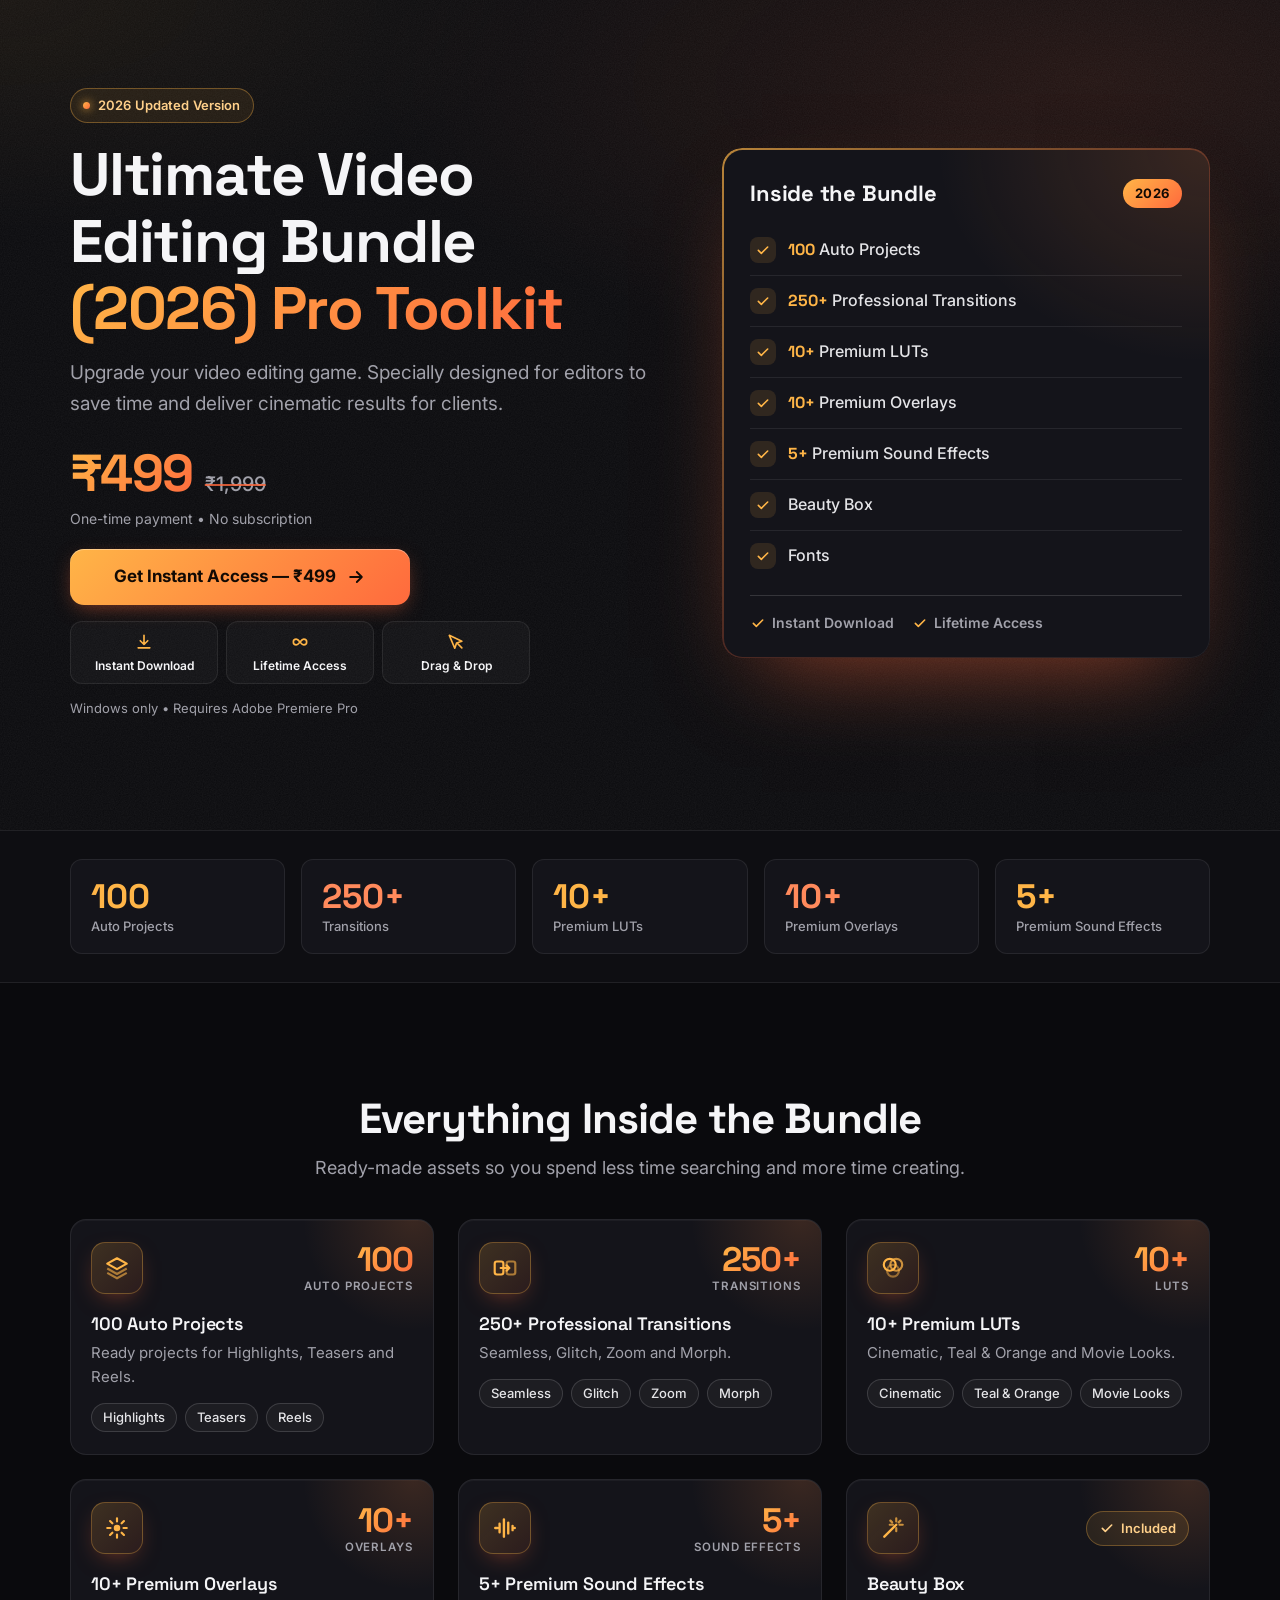
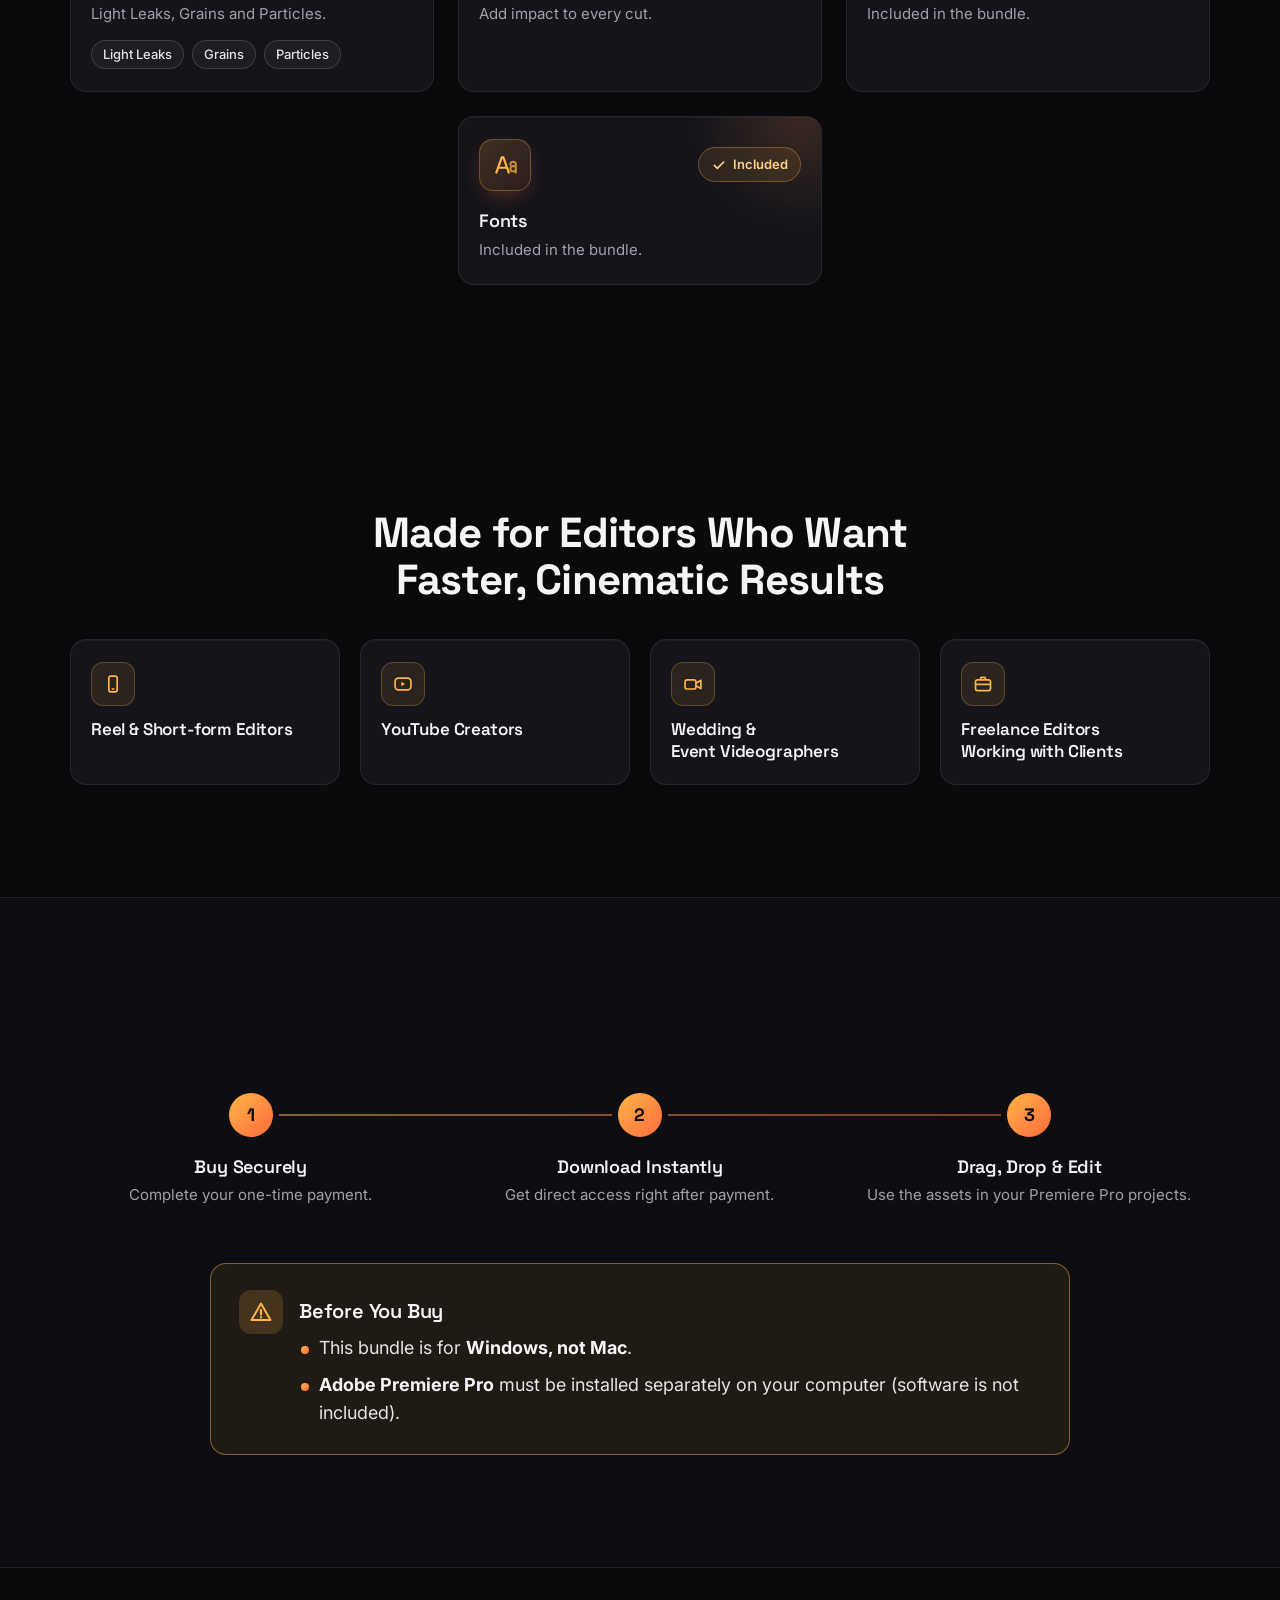
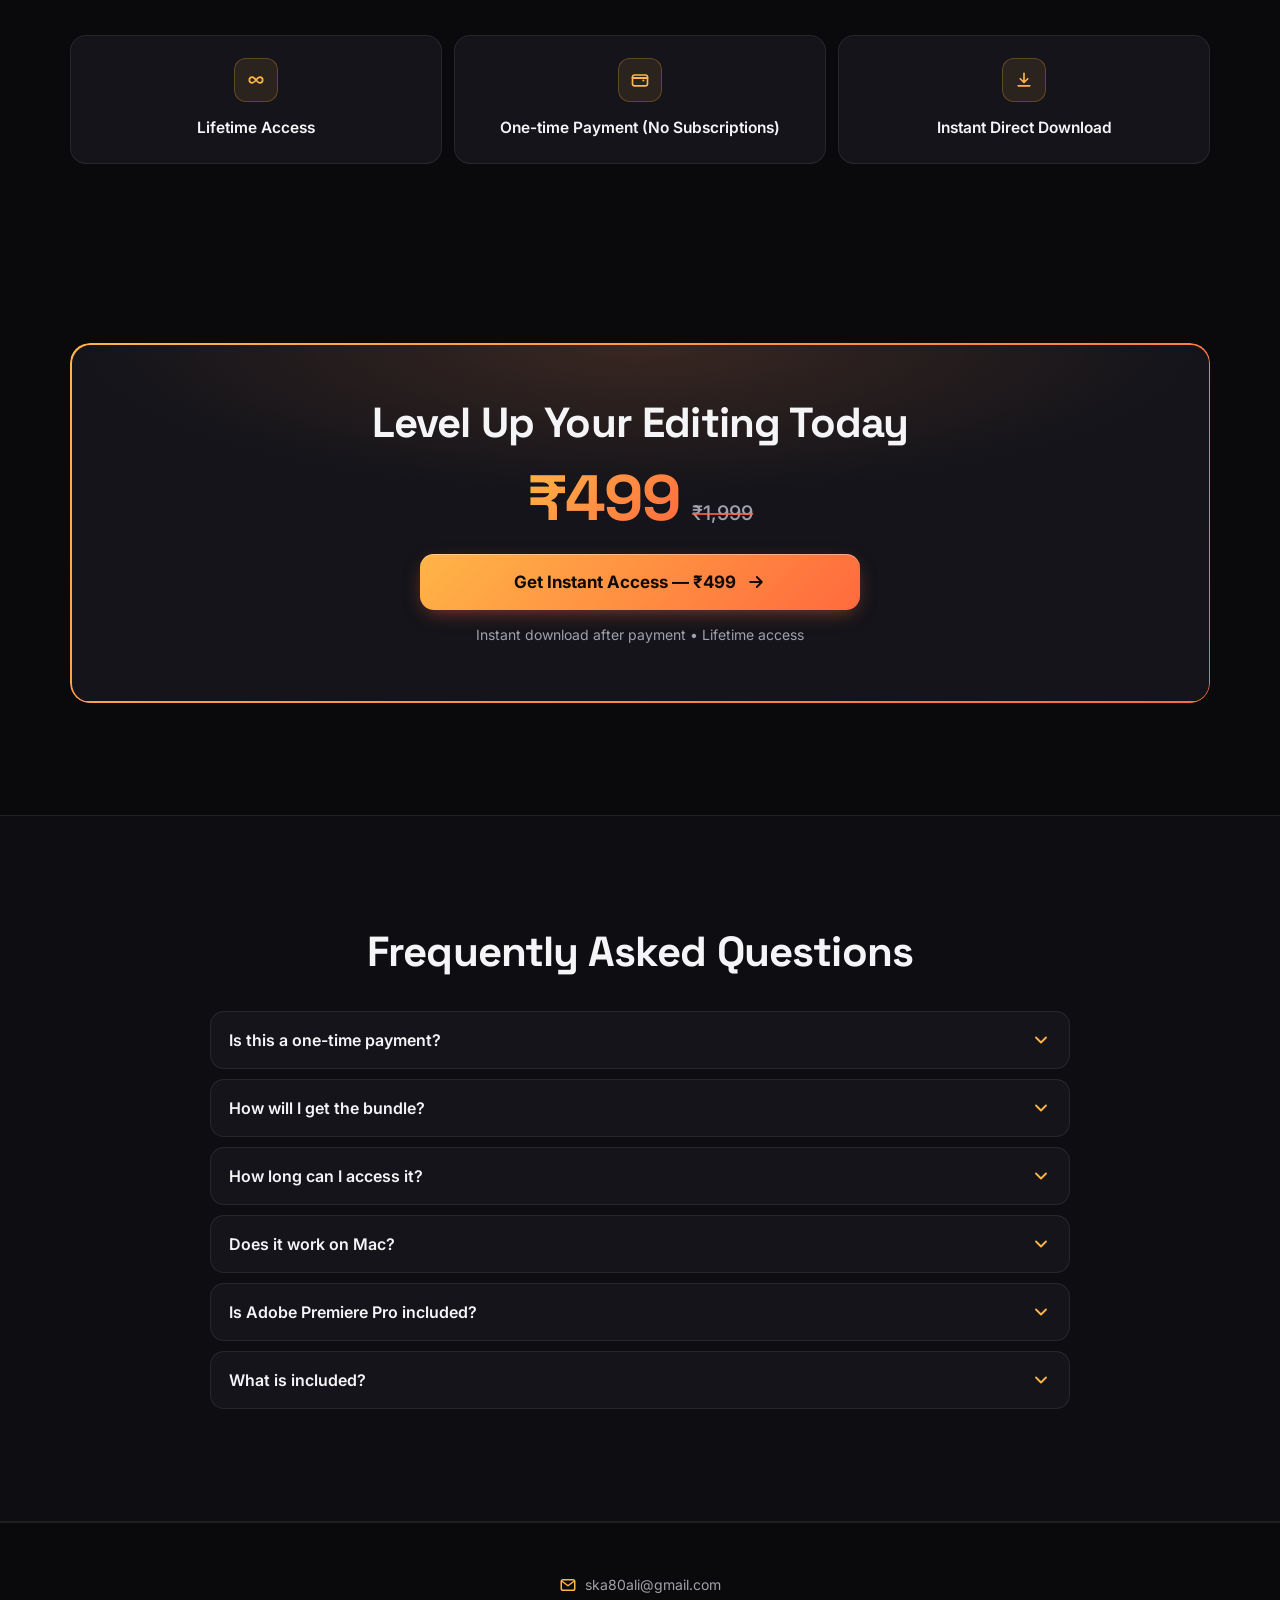
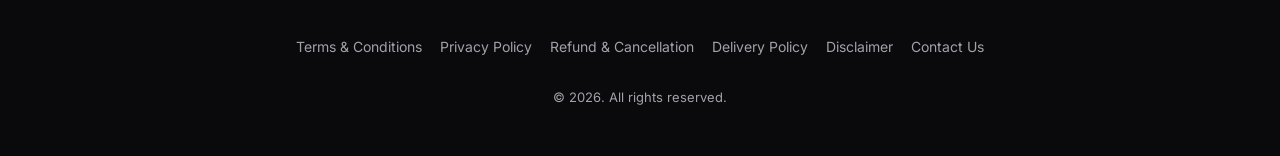
<file: index.html>
<!doctype html>
<html lang="en">
<head>
  <meta charset="utf-8">
  <meta name="viewport" content="width=device-width, initial-scale=1, viewport-fit=cover">
  <title>Ultimate Video Editing Bundle (2026) Pro Toolkit</title>
  <meta name="description" content="Upgrade your video editing game. Specially designed for editors to save time and deliver cinematic results for clients.">
  <meta name="theme-color" content="#0A0A0D">
  <meta name="color-scheme" content="dark">

  <!-- Open Graph / Twitter — image + URL filled from config.js (see README for crawler note) -->
  <meta property="og:type" content="product">
  <meta property="og:title" content="Ultimate Video Editing Bundle (2026) Pro Toolkit">
  <meta property="og:description" content="Upgrade your video editing game. Specially designed for editors to save time and deliver cinematic results for clients.">
  <meta property="og:image" content="" id="meta-og-image">
  <meta property="og:url" content="" id="meta-og-url">
  <meta property="og:site_name" content="" id="meta-og-site">
  <meta name="twitter:card" content="summary_large_image">
  <meta name="twitter:title" content="Ultimate Video Editing Bundle (2026) Pro Toolkit">
  <meta name="twitter:description" content="Upgrade your video editing game. Specially designed for editors to save time and deliver cinematic results for clients.">
  <meta name="twitter:image" content="" id="meta-tw-image">
  <link rel="icon" href="data:," id="favicon">

  <script>document.documentElement.classList.add('js');</script>

  <link rel="preconnect" href="https://fonts.googleapis.com">
  <link rel="preconnect" href="https://fonts.gstatic.com" crossorigin>
  <link rel="stylesheet" href="https://fonts.googleapis.com/css2?family=Inter:wght@400;500;600&family=Space+Grotesk:wght@600;700&display=swap">
  <link rel="stylesheet" href="/styles.css?v=10">

  <script src="/config.js?v=10"></script>
  <script src="/script.js?v=10" defer></script>
</head>
<body>
  <a class="skip-link" href="#main">Skip to content</a>

  <!-- Inline SVG sprite -->
  <svg width="0" height="0" class="sr-only" aria-hidden="true" focusable="false">
    <symbol id="i-arrow" viewBox="0 0 24 24"><path d="M5 12h14M13 6l6 6-6 6" fill="none" stroke="currentColor" stroke-width="2.2" stroke-linecap="round" stroke-linejoin="round"/></symbol>
    <symbol id="i-download" viewBox="0 0 24 24"><path d="M12 4v11m0 0l-4.5-4.5M12 15l4.5-4.5M5 19h14" fill="none" stroke="currentColor" stroke-width="2" stroke-linecap="round" stroke-linejoin="round"/></symbol>
    <symbol id="i-infinity" viewBox="0 0 24 24"><path d="M7.5 15.5C5.6 15.5 4 13.9 4 12s1.6-3.5 3.5-3.5c3.5 0 5.5 7 9 7 1.9 0 3.5-1.6 3.5-3.5s-1.6-3.5-3.5-3.5c-3.5 0-5.5 7-9 7z" fill="none" stroke="currentColor" stroke-width="2" stroke-linecap="round" stroke-linejoin="round"/></symbol>
    <symbol id="i-drag" viewBox="0 0 24 24"><path d="M4 4l6.5 15.5 2.2-6.3 6.3-2.2L4 4z" fill="none" stroke="currentColor" stroke-width="2" stroke-linejoin="round"/><path d="M13.5 13.5L19 19" fill="none" stroke="currentColor" stroke-width="2" stroke-linecap="round"/></symbol>
    <symbol id="i-warning" viewBox="0 0 24 24"><path d="M12 3.5L2.5 20h19L12 3.5z" fill="none" stroke="currentColor" stroke-width="2" stroke-linejoin="round"/><path d="M12 10v4.5M12 17.2v.3" fill="none" stroke="currentColor" stroke-width="2.2" stroke-linecap="round"/></symbol>
    <symbol id="i-check" viewBox="0 0 24 24"><path d="M5 12.5l4.5 4.5L19 7.5" fill="none" stroke="currentColor" stroke-width="2.4" stroke-linecap="round" stroke-linejoin="round"/></symbol>
    <symbol id="i-phone" viewBox="0 0 24 24"><rect x="7" y="2.5" width="10" height="19" rx="2.5" fill="none" stroke="currentColor" stroke-width="2"/><path d="M11 18h2" stroke="currentColor" stroke-width="2" stroke-linecap="round"/></symbol>
    <symbol id="i-play" viewBox="0 0 24 24"><rect x="2.5" y="5" width="19" height="14" rx="4" fill="none" stroke="currentColor" stroke-width="2"/><path d="M10 9.2v5.6l4.6-2.8L10 9.2z" fill="currentColor"/></symbol>
    <symbol id="i-camera" viewBox="0 0 24 24"><rect x="2.5" y="7" width="13" height="11" rx="2.5" fill="none" stroke="currentColor" stroke-width="2"/><path d="M15.5 11l6-3.5v10l-6-3.5" fill="none" stroke="currentColor" stroke-width="2" stroke-linejoin="round"/></symbol>
    <symbol id="i-briefcase" viewBox="0 0 24 24"><rect x="3" y="7" width="18" height="13" rx="2.5" fill="none" stroke="currentColor" stroke-width="2"/><path d="M9 7V5.5A1.5 1.5 0 0110.5 4h3A1.5 1.5 0 0115 5.5V7M3 12.5h18" fill="none" stroke="currentColor" stroke-width="2"/></symbol>
    <symbol id="i-wallet" viewBox="0 0 24 24"><rect x="3" y="6" width="18" height="13" rx="2.5" fill="none" stroke="currentColor" stroke-width="2"/><path d="M16 12.5h.01M3 9.5h18" fill="none" stroke="currentColor" stroke-width="2.4" stroke-linecap="round"/></symbol>
    <symbol id="i-chevron" viewBox="0 0 24 24"><path d="M6 9l6 6 6-6" fill="none" stroke="currentColor" stroke-width="2.2" stroke-linecap="round" stroke-linejoin="round"/></symbol>
    <symbol id="i-mail" viewBox="0 0 24 24"><rect x="3" y="5" width="18" height="14" rx="2.5" fill="none" stroke="currentColor" stroke-width="2"/><path d="M4 7l8 6 8-6" fill="none" stroke="currentColor" stroke-width="2" stroke-linejoin="round"/></symbol>
    <symbol id="i-call" viewBox="0 0 24 24"><path d="M5 4h3.5l1.5 4.5-2 1.5a11 11 0 005 5l1.5-2L19 15.5V19a1.5 1.5 0 01-1.5 1.5C10.6 20.5 3.5 13.4 3.5 6.5A1.5 1.5 0 015 4z" fill="none" stroke="currentColor" stroke-width="2" stroke-linejoin="round"/></symbol>
  </svg>



  <main id="main">
    <!-- [C] HERO -->
    <section class="hero" id="top" aria-labelledby="hero-title">
      <div class="hero-grain" aria-hidden="true"></div>
      <div class="container hero-grid">
        <div class="hero-head">
          <span class="eyebrow">
            <span class="eyebrow-dot" aria-hidden="true"></span>
            2026 Updated Version
          </span>
          <h1 id="hero-title">Ultimate Video Editing Bundle <span class="grad-text">(2026) Pro Toolkit</span></h1>
          <p class="hero-sub">Upgrade your video editing game. Specially designed for editors to save time and deliver cinematic results for clients.</p>
        </div>

        <aside class="hero-panel" aria-label="What you get">
          <div class="hero-panel-head">
            <span class="hero-panel-title">Inside the Bundle</span>
            <span class="hero-panel-tag">2026</span>
          </div>
          <ul class="hero-list">
              <li><svg class="icon" aria-hidden="true"><use href="#i-check"/></svg><span><b>100</b> Auto Projects</span></li>
              <li><svg class="icon" aria-hidden="true"><use href="#i-check"/></svg><span><b>250+</b> Professional Transitions</span></li>
              <li><svg class="icon" aria-hidden="true"><use href="#i-check"/></svg><span><b>10+</b> Premium LUTs</span></li>
              <li><svg class="icon" aria-hidden="true"><use href="#i-check"/></svg><span><b>10+</b> Premium Overlays</span></li>
              <li><svg class="icon" aria-hidden="true"><use href="#i-check"/></svg><span><b>5+</b> Premium Sound Effects</span></li>
              <li><svg class="icon" aria-hidden="true"><use href="#i-check"/></svg><span>Beauty Box</span></li>
              <li><svg class="icon" aria-hidden="true"><use href="#i-check"/></svg><span>Fonts</span></li>
          </ul>
          <div class="hero-panel-foot">
            <span><svg class="icon" aria-hidden="true"><use href="#i-check"/></svg>Instant Download</span>
            <span><svg class="icon" aria-hidden="true"><use href="#i-check"/></svg>Lifetime Access</span>
          </div>
        </aside>

        <div class="hero-buy">
          <div class="price-block">
            <div class="price-row">
              <span class="price" data-bind="PRICE"></span>
              <s class="mrp"><span class="sr-only">Original price </span><span data-bind="MRP"></span></s>
            </div>
            <p class="price-note">One-time payment • No subscription</p>
          </div>

          <a class="btn btn-lg btn-pulse js-buy" href="#" id="hero-cta">
            <span>Get Instant Access — <span data-bind="PRICE"></span></span>
            <svg class="icon" aria-hidden="true"><use href="#i-arrow"/></svg>
          </a>

          <ul class="badges" aria-label="Key benefits">
            <li><svg class="icon" aria-hidden="true"><use href="#i-download"/></svg>Instant Download</li>
            <li><svg class="icon" aria-hidden="true"><use href="#i-infinity"/></svg>Lifetime Access</li>
            <li><svg class="icon" aria-hidden="true"><use href="#i-drag"/></svg>Drag &amp; Drop</li>
          </ul>
          <p class="hero-note">Windows only • Requires Adobe Premiere Pro</p>
        </div>
      </div>
    </section>

    <!-- [D] NUMBERS STRIP -->
    <section class="stats" aria-label="Bundle at a glance">
      <div class="container">
        <div class="stats-viewport">
        <ul class="stats-row" tabindex="0" aria-label="Bundle contents, scrollable">
          <li class="stat"><span class="stat-num">100</span><span class="stat-label">Auto Projects</span></li>
          <li class="stat"><span class="stat-num">250+</span><span class="stat-label">Transitions</span></li>
          <li class="stat"><span class="stat-num">10+</span><span class="stat-label">Premium LUTs</span></li>
          <li class="stat"><span class="stat-num">10+</span><span class="stat-label">Premium Overlays</span></li>
          <li class="stat"><span class="stat-num">5+</span><span class="stat-label">Premium Sound Effects</span></li>
        </ul>
        </div>
      </div>
    </section>

    <!-- [E] WHAT'S INSIDE -->
    <section class="section" id="inside" aria-labelledby="inside-title">
      <div class="container">
        <header class="section-head reveal">
          <h2 id="inside-title">Everything Inside the Bundle</h2>
          <p>Ready-made assets so you spend less time searching and more time creating.</p>
        </header>

        <ul class="card-grid inside-grid">
          <li class="card inside-card reveal">
            <div class="inside-top">
              <span class="inside-icon"><svg viewBox="0 0 24 24" aria-hidden="true"><path d="M12 3l9 5-9 5-9-5 9-5z" fill="none" stroke="currentColor" stroke-width="2" stroke-linejoin="round"/><path d="M3 12.5l9 5 9-5M3 16.5l9 5 9-5" fill="none" stroke="currentColor" stroke-width="2" stroke-linejoin="round" opacity=".6"/></svg></span>
              <span class="inside-count" aria-hidden="true"><span class="inside-num">100</span><span class="inside-unit">Auto Projects</span></span>
            </div>
            <h3>100 Auto Projects</h3>
            <p>Ready projects for Highlights, Teasers and Reels.</p>
              <ul class="chips" aria-label="Includes"><li>Highlights</li><li>Teasers</li><li>Reels</li></ul>
          </li>
          <li class="card inside-card reveal">
            <div class="inside-top">
              <span class="inside-icon"><svg viewBox="0 0 24 24" aria-hidden="true"><rect x="2.5" y="6" width="8" height="12" rx="2" fill="none" stroke="currentColor" stroke-width="2"/><rect x="13.5" y="6" width="8" height="12" rx="2" fill="none" stroke="currentColor" stroke-width="2" opacity=".6"/><path d="M8 12h8m-2.5-2.5L16 12l-2.5 2.5" fill="none" stroke="currentColor" stroke-width="2" stroke-linecap="round" stroke-linejoin="round"/></svg></span>
              <span class="inside-count" aria-hidden="true"><span class="inside-num">250+</span><span class="inside-unit">Transitions</span></span>
            </div>
            <h3>250+ Professional Transitions</h3>
            <p>Seamless, Glitch, Zoom and Morph.</p>
              <ul class="chips" aria-label="Includes"><li>Seamless</li><li>Glitch</li><li>Zoom</li><li>Morph</li></ul>
          </li>
          <li class="card inside-card reveal">
            <div class="inside-top">
              <span class="inside-icon"><svg viewBox="0 0 24 24" aria-hidden="true"><circle cx="9" cy="9" r="5.5" fill="none" stroke="currentColor" stroke-width="2"/><circle cx="15" cy="9" r="5.5" fill="none" stroke="currentColor" stroke-width="2" opacity=".75"/><circle cx="12" cy="14.5" r="5.5" fill="none" stroke="currentColor" stroke-width="2" opacity=".5"/></svg></span>
              <span class="inside-count" aria-hidden="true"><span class="inside-num">10+</span><span class="inside-unit">LUTs</span></span>
            </div>
            <h3>10+ Premium LUTs</h3>
            <p>Cinematic, Teal &amp; Orange and Movie Looks.</p>
              <ul class="chips" aria-label="Includes"><li>Cinematic</li><li>Teal &amp; Orange</li><li>Movie Looks</li></ul>
          </li>
          <li class="card inside-card reveal">
            <div class="inside-top">
              <span class="inside-icon"><svg viewBox="0 0 24 24" aria-hidden="true"><path d="M12 3v3M12 18v3M3 12h3M18 12h3M5.6 5.6l2.1 2.1M16.3 16.3l2.1 2.1M5.6 18.4l2.1-2.1M16.3 7.7l2.1-2.1" fill="none" stroke="currentColor" stroke-width="2" stroke-linecap="round"/><circle cx="12" cy="12" r="3" fill="currentColor"/></svg></span>
              <span class="inside-count" aria-hidden="true"><span class="inside-num">10+</span><span class="inside-unit">Overlays</span></span>
            </div>
            <h3>10+ Premium Overlays</h3>
            <p>Light Leaks, Grains and Particles.</p>
              <ul class="chips" aria-label="Includes"><li>Light Leaks</li><li>Grains</li><li>Particles</li></ul>
          </li>
          <li class="card inside-card reveal">
            <div class="inside-top">
              <span class="inside-icon"><svg viewBox="0 0 24 24" aria-hidden="true"><path d="M3 12h2M7 8v8M11 4v16M15 7v10M19 10v4M21 12h0" fill="none" stroke="currentColor" stroke-width="2.2" stroke-linecap="round"/></svg></span>
              <span class="inside-count" aria-hidden="true"><span class="inside-num">5+</span><span class="inside-unit">Sound Effects</span></span>
            </div>
            <h3>5+ Premium Sound Effects</h3>
            <p>Add impact to every cut.</p>
          </li>
          <li class="card inside-card reveal">
            <div class="inside-top">
              <span class="inside-icon"><svg viewBox="0 0 24 24" aria-hidden="true"><path d="M4 20L15 9" fill="none" stroke="currentColor" stroke-width="2.2" stroke-linecap="round"/><path d="M15 3v3M15 12v3M18 9h3M9 9h3M17.2 6.8l1.6-1.6M11.2 6.8L9.6 5.2" fill="none" stroke="currentColor" stroke-width="2" stroke-linecap="round" opacity=".75"/></svg></span>
              <span class="inside-included"><svg class="icon" aria-hidden="true"><use href="#i-check"/></svg>Included</span>
            </div>
            <h3>Beauty Box</h3>
            <p>Included in the bundle.</p>
          </li>
          <li class="card inside-card reveal">
            <div class="inside-top">
              <span class="inside-icon"><svg viewBox="0 0 24 24" aria-hidden="true"><path d="M4 19L9 5h1.5l5 14M6 14.5h8" fill="none" stroke="currentColor" stroke-width="2" stroke-linecap="round" stroke-linejoin="round"/><path d="M17 11.5a2.5 2.5 0 015 0V19m0-3.5a2.5 2.5 0 11-2.5-2.5H22" fill="none" stroke="currentColor" stroke-width="2" stroke-linecap="round" opacity=".7"/></svg></span>
              <span class="inside-included"><svg class="icon" aria-hidden="true"><use href="#i-check"/></svg>Included</span>
            </div>
            <h3>Fonts</h3>
            <p>Included in the bundle.</p>
          </li>
        </ul>
      </div>
    </section>

    <!-- [F] PREVIEW (hidden unless PREVIEW_VIDEO_URL is set) -->
    <section class="section section-alt" id="preview" aria-labelledby="preview-title" hidden>
      <div class="container narrow">
        <header class="section-head reveal">
          <h2 id="preview-title">See It in Action</h2>
        </header>
        <div class="video-frame reveal" id="video-frame"></div>
        <div class="center-cta reveal">
          <a class="btn btn-lg js-buy" href="#">
            <span>Get the Bundle — <span data-bind="PRICE"></span></span>
            <svg class="icon" aria-hidden="true"><use href="#i-arrow"/></svg>
          </a>
        </div>
      </div>
    </section>

    <!-- [G] WHO IT'S FOR -->
    <section class="section" aria-labelledby="who-title">
      <div class="container">
        <header class="section-head reveal">
          <h2 id="who-title">Made for Editors Who Want Faster, Cinematic Results</h2>
        </header>
        <ul class="who-grid">
          <li class="card who-card reveal"><span class="icon-chip"><svg class="icon" aria-hidden="true"><use href="#i-phone"/></svg></span><h3>Reel &amp; Short-form Editors</h3></li>
          <li class="card who-card reveal"><span class="icon-chip"><svg class="icon" aria-hidden="true"><use href="#i-play"/></svg></span><h3>YouTube Creators</h3></li>
          <li class="card who-card reveal"><span class="icon-chip"><svg class="icon" aria-hidden="true"><use href="#i-camera"/></svg></span><h3>Wedding &amp; Event Videographers</h3></li>
          <li class="card who-card reveal"><span class="icon-chip"><svg class="icon" aria-hidden="true"><use href="#i-briefcase"/></svg></span><h3>Freelance Editors Working with Clients</h3></li>
        </ul>
      </div>
    </section>

    <!-- [H] HOW IT WORKS -->
    <section class="section section-alt" aria-labelledby="how-title">
      <div class="container">
        <header class="section-head reveal">
          <h2 id="how-title">How It Works</h2>
        </header>
        <ol class="steps">
          <li class="step reveal">
            <span class="step-num" aria-hidden="true">1</span>
            <div><h3>Buy Securely</h3><p>Complete your one-time payment.</p></div>
          </li>
          <li class="step reveal">
            <span class="step-num" aria-hidden="true">2</span>
            <div><h3>Download Instantly</h3><p>Get direct access right after payment.</p></div>
          </li>
          <li class="step reveal">
            <span class="step-num" aria-hidden="true">3</span>
            <div><h3>Drag, Drop &amp; Edit</h3><p>Use the assets in your Premiere Pro projects.</p></div>
          </li>
        </ol>

        <!-- [I] REQUIREMENTS -->
        <aside class="notice reveal" aria-labelledby="req-title">
          <span class="notice-icon"><svg class="icon" aria-hidden="true"><use href="#i-warning"/></svg></span>
          <div>
            <h3 id="req-title">Before You Buy</h3>
            <ul>
              <li>This bundle is for <strong>Windows, not Mac</strong>.</li>
              <li><strong>Adobe Premiere Pro</strong> must be installed separately on your computer (software is not included).</li>
            </ul>
          </div>
        </aside>
      </div>
    </section>

    <!-- [J] FEATURES / GUARANTEE ROW -->
    <section class="section section-tight" aria-label="What you get">
      <div class="container">
        <ul class="feature-row">
          <li class="feature reveal"><span class="icon-chip"><svg class="icon" aria-hidden="true"><use href="#i-infinity"/></svg></span><span>Lifetime Access</span></li>
          <li class="feature reveal"><span class="icon-chip"><svg class="icon" aria-hidden="true"><use href="#i-wallet"/></svg></span><span>One-time Payment (No Subscriptions)</span></li>
          <li class="feature reveal"><span class="icon-chip"><svg class="icon" aria-hidden="true"><use href="#i-download"/></svg></span><span>Instant Direct Download</span></li>
        </ul>
      </div>
    </section>

    <!-- [K] FINAL CTA -->
    <section class="section" id="final-cta" aria-labelledby="final-title">
      <div class="container">
        <div class="final-card reveal">
          <h2 id="final-title">Level Up Your Editing Today</h2>
          <div class="price-row center">
            <span class="price price-xl" data-bind="PRICE"></span>
            <s class="mrp"><span class="sr-only">Original price </span><span data-bind="MRP"></span></s>
          </div>
          <a class="btn btn-lg js-buy" href="#">
            <span>Get Instant Access — <span data-bind="PRICE"></span></span>
            <svg class="icon" aria-hidden="true"><use href="#i-arrow"/></svg>
          </a>
          <p class="final-note">Instant download after payment • Lifetime access</p>
        </div>
      </div>
    </section>

    <!-- [L] FAQ -->
    <section class="section section-alt" aria-labelledby="faq-title">
      <div class="container narrow">
        <header class="section-head reveal">
          <h2 id="faq-title">Frequently Asked Questions</h2>
        </header>
        <div class="faq reveal" id="faq">
          <div class="faq-item">
            <h3><button class="faq-q" aria-expanded="false" aria-controls="faq-a1" id="faq-q1">Is this a one-time payment?<svg class="icon" aria-hidden="true"><use href="#i-chevron"/></svg></button></h3>
            <div class="faq-a" id="faq-a1" role="region" aria-labelledby="faq-q1" hidden><p>Yes. One-time payment, no subscriptions.</p></div>
          </div>
          <div class="faq-item">
            <h3><button class="faq-q" aria-expanded="false" aria-controls="faq-a2" id="faq-q2">How will I get the bundle?<svg class="icon" aria-hidden="true"><use href="#i-chevron"/></svg></button></h3>
            <div class="faq-a" id="faq-a2" role="region" aria-labelledby="faq-q2" hidden><p>You get instant direct download access after payment.</p></div>
          </div>
          <div class="faq-item">
            <h3><button class="faq-q" aria-expanded="false" aria-controls="faq-a3" id="faq-q3">How long can I access it?<svg class="icon" aria-hidden="true"><use href="#i-chevron"/></svg></button></h3>
            <div class="faq-a" id="faq-a3" role="region" aria-labelledby="faq-q3" hidden><p>Lifetime access.</p></div>
          </div>
          <div class="faq-item">
            <h3><button class="faq-q" aria-expanded="false" aria-controls="faq-a4" id="faq-q4">Does it work on Mac?<svg class="icon" aria-hidden="true"><use href="#i-chevron"/></svg></button></h3>
            <div class="faq-a" id="faq-a4" role="region" aria-labelledby="faq-q4" hidden><p>No. This bundle is for Windows only.</p></div>
          </div>
          <div class="faq-item">
            <h3><button class="faq-q" aria-expanded="false" aria-controls="faq-a5" id="faq-q5">Is Adobe Premiere Pro included?<svg class="icon" aria-hidden="true"><use href="#i-chevron"/></svg></button></h3>
            <div class="faq-a" id="faq-a5" role="region" aria-labelledby="faq-q5" hidden><p>No. You need Adobe Premiere Pro installed on your computer to use these assets.</p></div>
          </div>
          <div class="faq-item">
            <h3><button class="faq-q" aria-expanded="false" aria-controls="faq-a6" id="faq-q6">What is included?<svg class="icon" aria-hidden="true"><use href="#i-chevron"/></svg></button></h3>
            <div class="faq-a" id="faq-a6" role="region" aria-labelledby="faq-q6" hidden><p>100 Auto Projects (Highlights, Teasers, Reels), 250+ transitions, 10+ LUTs, 10+ overlays, 5+ sound effects, Beauty Box and fonts.</p></div>
          </div>
        </div>
      </div>
    </section>
  </main>

  <!-- [M] FOOTER -->
  <footer class="site-footer">
    <div class="container footer-inner">
      <p class="footer-brand" data-bind="BRAND_NAME" data-hide-empty></p>
      <ul class="footer-contact" data-hide-if-empty-children>
        <li><a data-link="CONTACT_EMAIL" data-link-type="mailto"><svg class="icon" aria-hidden="true"><use href="#i-mail"/></svg><span data-bind="CONTACT_EMAIL"></span></a></li>
      </ul>
      <nav aria-label="Legal" data-hide-if-empty-children>
        <ul class="footer-links">
          <li><a data-link="TERMS_LINK">Terms &amp; Conditions</a></li>
          <li><a data-link="PRIVACY_LINK">Privacy Policy</a></li>
          <li><a data-link="REFUND_LINK">Refund &amp; Cancellation</a></li>
          <li><a data-link="DELIVERY_LINK">Delivery Policy</a></li>
          <li><a data-link="DISCLAIMER_LINK">Disclaimer</a></li>
          <li><a data-link="CONTACT_LINK">Contact Us</a></li>
        </ul>
      </nav>
      <p class="copyright">© <span id="year"></span><span data-bind="BRAND_NAME" data-prefix=" "></span>. All rights reserved.</p>
    </div>
  </footer>

  <!-- Sticky mobile buy bar -->
  <div class="buy-bar" id="buy-bar" aria-hidden="true">
    <div class="buy-bar-info">
      <span class="buy-bar-name">Video Editing Bundle 2026</span>
      <span class="buy-bar-price"><span data-bind="PRICE"></span> <s data-bind="MRP"></s></span>
    </div>
    <a class="btn btn-sm js-buy" href="#" tabindex="-1">
      Buy Now
      <svg class="icon" aria-hidden="true"><use href="#i-arrow"/></svg>
    </a>
  </div>
</body>
</html>
</file>
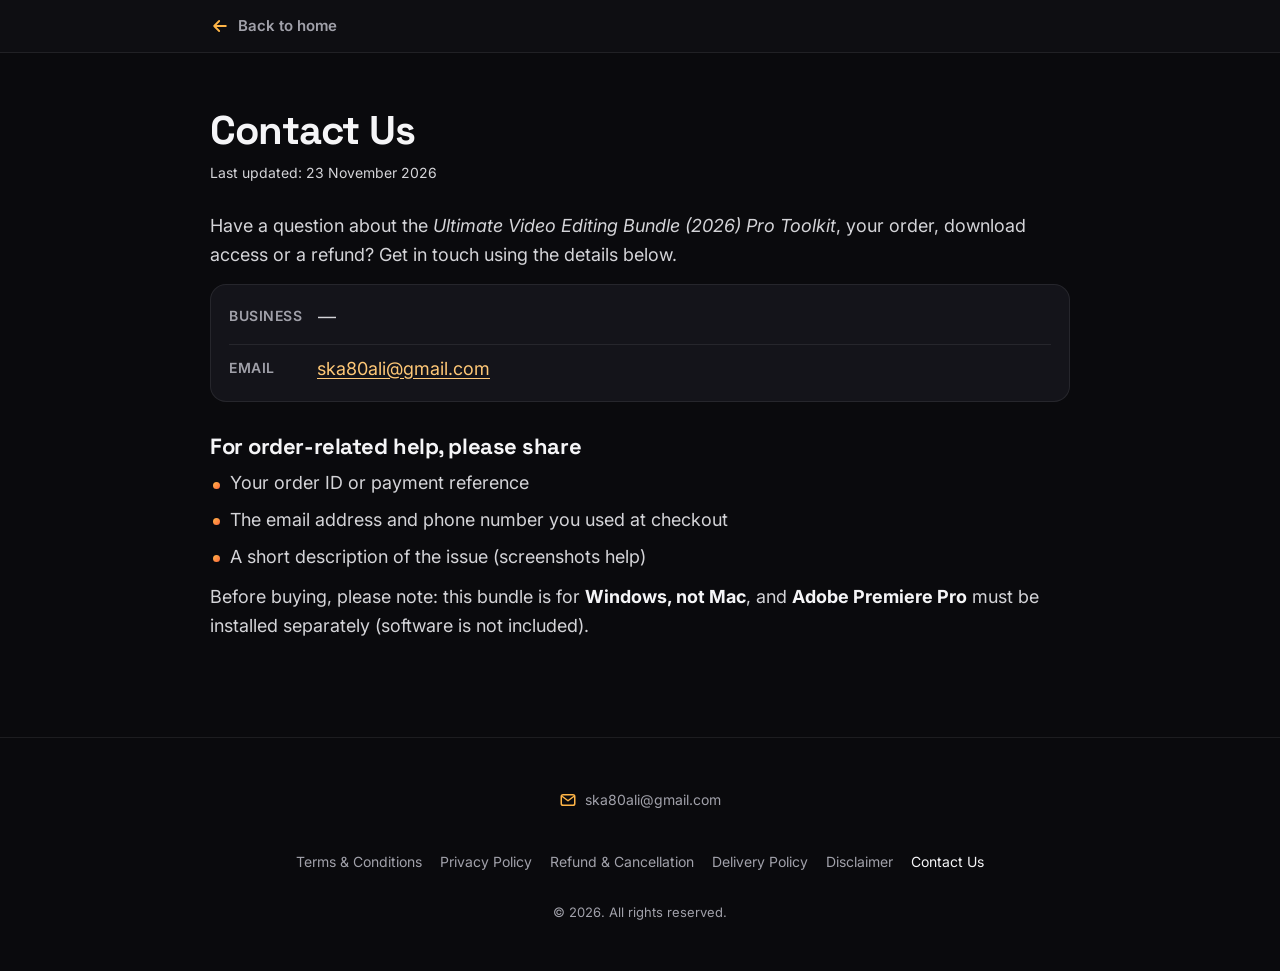
<file: contact.html>
<!doctype html>
<html lang="en">
<head>
  <meta charset="utf-8">
  <meta name="viewport" content="width=device-width, initial-scale=1, viewport-fit=cover">
  <title>Contact Us — Ultimate Video Editing Bundle (2026) Pro Toolkit</title>
  <meta name="description" content="Contact details for support with the Ultimate Video Editing Bundle (2026) Pro Toolkit.">
  <meta name="theme-color" content="#0A0A0D">
  <meta name="color-scheme" content="dark">
  <link rel="icon" href="data:," id="favicon">
  <script>document.documentElement.classList.add('js');</script>
  <link rel="preconnect" href="https://fonts.googleapis.com">
  <link rel="preconnect" href="https://fonts.gstatic.com" crossorigin>
  <link rel="stylesheet" href="https://fonts.googleapis.com/css2?family=Inter:wght@400;500;600&family=Space+Grotesk:wght@600;700&display=swap">
  <link rel="stylesheet" href="/styles.css?v=10">
  <script src="/config.js?v=10"></script>
  <script src="/script.js?v=10" defer></script>
</head>
<body class="legal-page">
  <a class="skip-link" href="#main">Skip to content</a>
  <div class="legal-topbar">
    <div class="container narrow">
      <a class="back-link" href="/">
        <svg class="icon" viewBox="0 0 24 24" aria-hidden="true"><path d="M19 12H5m6-6l-6 6 6 6" fill="none" stroke="currentColor" stroke-width="2.2" stroke-linecap="round" stroke-linejoin="round"/></svg>
        Back to home
      </a>
    </div>
  </div>

  <main id="main" class="legal">
    <div class="container narrow">
      <h1>Contact Us</h1>
      <p class="legal-updated">Last updated: <span data-bind="LEGAL_LAST_UPDATED"></span></p>

      <p>Have a question about the <em>Ultimate Video Editing Bundle (2026) Pro Toolkit</em>, your order, download access or a refund? Get in touch using the details below.</p>

      <ul class="legal-contact">
        <li><span class="lc-label">Business</span><span data-bind="BRAND_NAME" data-fallback="—"></span></li>
        <li><span class="lc-label">Email</span><a data-link="CONTACT_EMAIL" data-link-type="mailto"><span data-bind="CONTACT_EMAIL"></span></a></li>
      </ul>
      <h2>For order-related help, please share</h2>
      <ul>
        <li>Your order ID or payment reference</li>
        <li>The email address and phone number you used at checkout</li>
        <li>A short description of the issue (screenshots help)</li>
      </ul>
      <p>Before buying, please note: this bundle is for <strong>Windows, not Mac</strong>, and <strong>Adobe Premiere Pro</strong> must be installed separately (software is not included).</p>

    </div>
  </main>

  <footer class="site-footer">
    <div class="container footer-inner">
      <p class="footer-brand" data-bind="BRAND_NAME" data-hide-empty></p>
      <ul class="footer-contact" data-hide-if-empty-children>
        <li><a data-link="CONTACT_EMAIL" data-link-type="mailto"><svg class="icon" viewBox="0 0 24 24" aria-hidden="true"><rect x="3" y="5" width="18" height="14" rx="2.5" fill="none" stroke="currentColor" stroke-width="2"/><path d="M4 7l8 6 8-6" fill="none" stroke="currentColor" stroke-width="2" stroke-linejoin="round"/></svg><span data-bind="CONTACT_EMAIL"></span></a></li>
      </ul>
      <nav aria-label="Legal" data-hide-if-empty-children>
        <ul class="footer-links">
          <li><a data-link="TERMS_LINK">Terms &amp; Conditions</a></li>
          <li><a data-link="PRIVACY_LINK">Privacy Policy</a></li>
          <li><a data-link="REFUND_LINK">Refund &amp; Cancellation</a></li>
          <li><a data-link="DELIVERY_LINK">Delivery Policy</a></li>
          <li><a data-link="DISCLAIMER_LINK">Disclaimer</a></li>
          <li><a data-link="CONTACT_LINK">Contact Us</a></li>
        </ul>
      </nav>
      <p class="copyright">© <span id="year"></span><span data-bind="BRAND_NAME" data-prefix=" "></span>. All rights reserved.</p>
    </div>
  </footer>
</body>
</html>
</file>
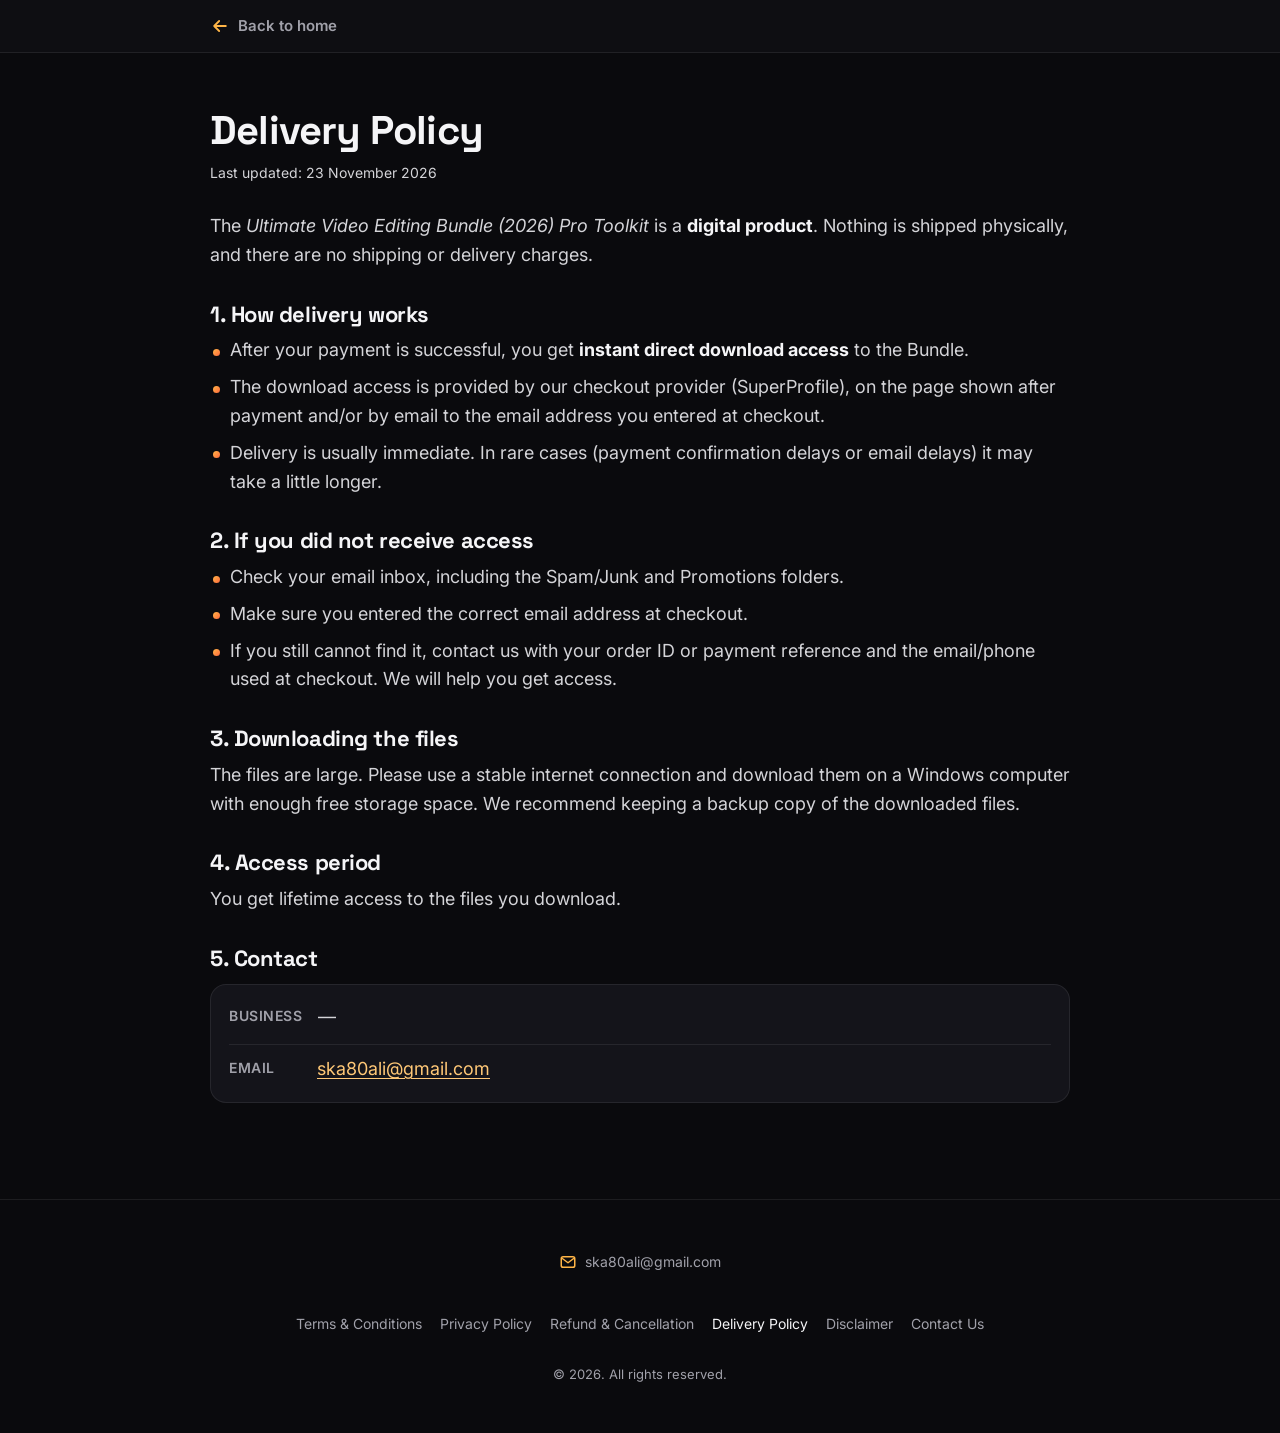
<file: delivery-policy.html>
<!doctype html>
<html lang="en">
<head>
  <meta charset="utf-8">
  <meta name="viewport" content="width=device-width, initial-scale=1, viewport-fit=cover">
  <title>Delivery Policy — Ultimate Video Editing Bundle (2026) Pro Toolkit</title>
  <meta name="description" content="How the Ultimate Video Editing Bundle (2026) Pro Toolkit is delivered after purchase.">
  <meta name="theme-color" content="#0A0A0D">
  <meta name="color-scheme" content="dark">
  <link rel="icon" href="data:," id="favicon">
  <script>document.documentElement.classList.add('js');</script>
  <link rel="preconnect" href="https://fonts.googleapis.com">
  <link rel="preconnect" href="https://fonts.gstatic.com" crossorigin>
  <link rel="stylesheet" href="https://fonts.googleapis.com/css2?family=Inter:wght@400;500;600&family=Space+Grotesk:wght@600;700&display=swap">
  <link rel="stylesheet" href="/styles.css?v=10">
  <script src="/config.js?v=10"></script>
  <script src="/script.js?v=10" defer></script>
</head>
<body class="legal-page">
  <a class="skip-link" href="#main">Skip to content</a>
  <div class="legal-topbar">
    <div class="container narrow">
      <a class="back-link" href="/">
        <svg class="icon" viewBox="0 0 24 24" aria-hidden="true"><path d="M19 12H5m6-6l-6 6 6 6" fill="none" stroke="currentColor" stroke-width="2.2" stroke-linecap="round" stroke-linejoin="round"/></svg>
        Back to home
      </a>
    </div>
  </div>

  <main id="main" class="legal">
    <div class="container narrow">
      <h1>Delivery Policy</h1>
      <p class="legal-updated">Last updated: <span data-bind="LEGAL_LAST_UPDATED"></span></p>

      <p>The <em>Ultimate Video Editing Bundle (2026) Pro Toolkit</em> is a <strong>digital product</strong>. Nothing is shipped physically, and there are no shipping or delivery charges.</p>

      <h2>1. How delivery works</h2>
      <ul>
        <li>After your payment is successful, you get <strong>instant direct download access</strong> to the Bundle.</li>
        <li>The download access is provided by our checkout provider (SuperProfile), on the page shown after payment and/or by email to the email address you entered at checkout.</li>
        <li>Delivery is usually immediate. In rare cases (payment confirmation delays or email delays) it may take a little longer.</li>
      </ul>

      <h2>2. If you did not receive access</h2>
      <ul>
        <li>Check your email inbox, including the Spam/Junk and Promotions folders.</li>
        <li>Make sure you entered the correct email address at checkout.</li>
        <li>If you still cannot find it, contact us with your order ID or payment reference and the email/phone used at checkout. We will help you get access.</li>
      </ul>

      <h2>3. Downloading the files</h2>
      <p>The files are large. Please use a stable internet connection and download them on a Windows computer with enough free storage space. We recommend keeping a backup copy of the downloaded files.</p>

      <h2>4. Access period</h2>
      <p>You get lifetime access to the files you download.</p>

      <h2>5. Contact</h2>

      <ul class="legal-contact">
        <li><span class="lc-label">Business</span><span data-bind="BRAND_NAME" data-fallback="—"></span></li>
        <li><span class="lc-label">Email</span><a data-link="CONTACT_EMAIL" data-link-type="mailto"><span data-bind="CONTACT_EMAIL"></span></a></li>
      </ul>

    </div>
  </main>

  <footer class="site-footer">
    <div class="container footer-inner">
      <p class="footer-brand" data-bind="BRAND_NAME" data-hide-empty></p>
      <ul class="footer-contact" data-hide-if-empty-children>
        <li><a data-link="CONTACT_EMAIL" data-link-type="mailto"><svg class="icon" viewBox="0 0 24 24" aria-hidden="true"><rect x="3" y="5" width="18" height="14" rx="2.5" fill="none" stroke="currentColor" stroke-width="2"/><path d="M4 7l8 6 8-6" fill="none" stroke="currentColor" stroke-width="2" stroke-linejoin="round"/></svg><span data-bind="CONTACT_EMAIL"></span></a></li>
      </ul>
      <nav aria-label="Legal" data-hide-if-empty-children>
        <ul class="footer-links">
          <li><a data-link="TERMS_LINK">Terms &amp; Conditions</a></li>
          <li><a data-link="PRIVACY_LINK">Privacy Policy</a></li>
          <li><a data-link="REFUND_LINK">Refund &amp; Cancellation</a></li>
          <li><a data-link="DELIVERY_LINK">Delivery Policy</a></li>
          <li><a data-link="DISCLAIMER_LINK">Disclaimer</a></li>
          <li><a data-link="CONTACT_LINK">Contact Us</a></li>
        </ul>
      </nav>
      <p class="copyright">© <span id="year"></span><span data-bind="BRAND_NAME" data-prefix=" "></span>. All rights reserved.</p>
    </div>
  </footer>
</body>
</html>
</file>
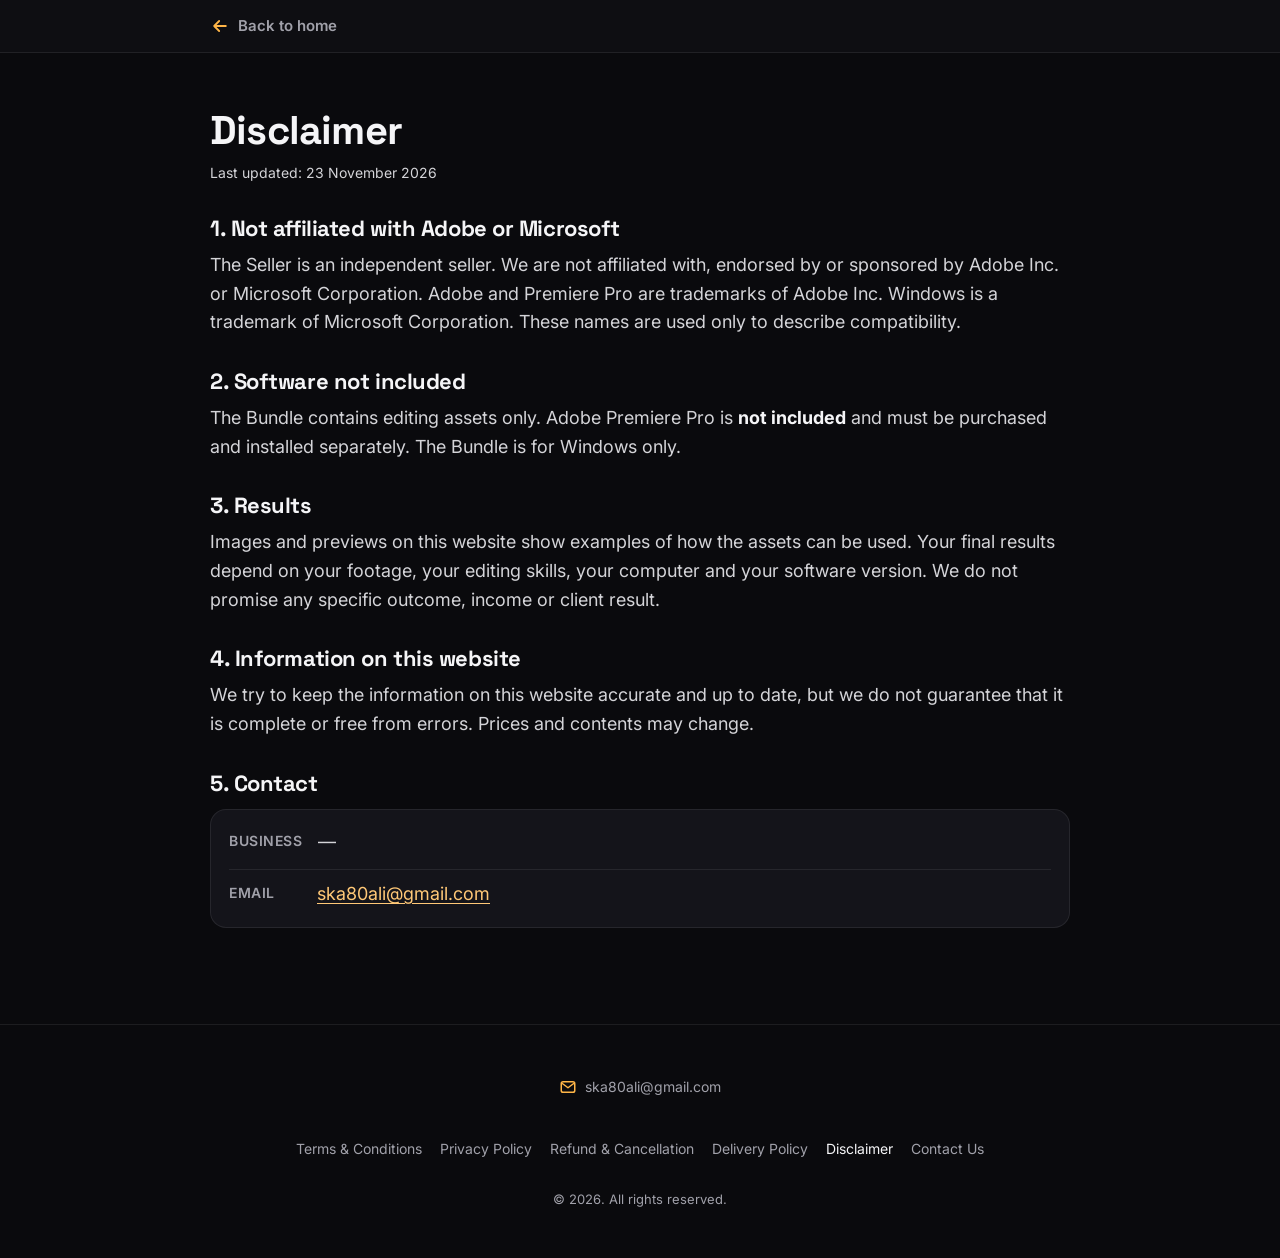
<file: disclaimer.html>
<!doctype html>
<html lang="en">
<head>
  <meta charset="utf-8">
  <meta name="viewport" content="width=device-width, initial-scale=1, viewport-fit=cover">
  <title>Disclaimer — Ultimate Video Editing Bundle (2026) Pro Toolkit</title>
  <meta name="description" content="Disclaimer for the Ultimate Video Editing Bundle (2026) Pro Toolkit.">
  <meta name="theme-color" content="#0A0A0D">
  <meta name="color-scheme" content="dark">
  <link rel="icon" href="data:," id="favicon">
  <script>document.documentElement.classList.add('js');</script>
  <link rel="preconnect" href="https://fonts.googleapis.com">
  <link rel="preconnect" href="https://fonts.gstatic.com" crossorigin>
  <link rel="stylesheet" href="https://fonts.googleapis.com/css2?family=Inter:wght@400;500;600&family=Space+Grotesk:wght@600;700&display=swap">
  <link rel="stylesheet" href="/styles.css?v=10">
  <script src="/config.js?v=10"></script>
  <script src="/script.js?v=10" defer></script>
</head>
<body class="legal-page">
  <a class="skip-link" href="#main">Skip to content</a>
  <div class="legal-topbar">
    <div class="container narrow">
      <a class="back-link" href="/">
        <svg class="icon" viewBox="0 0 24 24" aria-hidden="true"><path d="M19 12H5m6-6l-6 6 6 6" fill="none" stroke="currentColor" stroke-width="2.2" stroke-linecap="round" stroke-linejoin="round"/></svg>
        Back to home
      </a>
    </div>
  </div>

  <main id="main" class="legal">
    <div class="container narrow">
      <h1>Disclaimer</h1>
      <p class="legal-updated">Last updated: <span data-bind="LEGAL_LAST_UPDATED"></span></p>

      <h2>1. Not affiliated with Adobe or Microsoft</h2>
      <p><span data-bind="BRAND_NAME" data-fallback="The Seller"></span> is an independent seller. We are not affiliated with, endorsed by or sponsored by Adobe Inc. or Microsoft Corporation. Adobe and Premiere Pro are trademarks of Adobe Inc. Windows is a trademark of Microsoft Corporation. These names are used only to describe compatibility.</p>

      <h2>2. Software not included</h2>
      <p>The Bundle contains editing assets only. Adobe Premiere Pro is <strong>not included</strong> and must be purchased and installed separately. The Bundle is for Windows only.</p>

      <h2>3. Results</h2>
      <p>Images and previews on this website show examples of how the assets can be used. Your final results depend on your footage, your editing skills, your computer and your software version. We do not promise any specific outcome, income or client result.</p>

      <h2>4. Information on this website</h2>
      <p>We try to keep the information on this website accurate and up to date, but we do not guarantee that it is complete or free from errors. Prices and contents may change.</p>

      <h2>5. Contact</h2>

      <ul class="legal-contact">
        <li><span class="lc-label">Business</span><span data-bind="BRAND_NAME" data-fallback="—"></span></li>
        <li><span class="lc-label">Email</span><a data-link="CONTACT_EMAIL" data-link-type="mailto"><span data-bind="CONTACT_EMAIL"></span></a></li>
      </ul>

    </div>
  </main>

  <footer class="site-footer">
    <div class="container footer-inner">
      <p class="footer-brand" data-bind="BRAND_NAME" data-hide-empty></p>
      <ul class="footer-contact" data-hide-if-empty-children>
        <li><a data-link="CONTACT_EMAIL" data-link-type="mailto"><svg class="icon" viewBox="0 0 24 24" aria-hidden="true"><rect x="3" y="5" width="18" height="14" rx="2.5" fill="none" stroke="currentColor" stroke-width="2"/><path d="M4 7l8 6 8-6" fill="none" stroke="currentColor" stroke-width="2" stroke-linejoin="round"/></svg><span data-bind="CONTACT_EMAIL"></span></a></li>
      </ul>
      <nav aria-label="Legal" data-hide-if-empty-children>
        <ul class="footer-links">
          <li><a data-link="TERMS_LINK">Terms &amp; Conditions</a></li>
          <li><a data-link="PRIVACY_LINK">Privacy Policy</a></li>
          <li><a data-link="REFUND_LINK">Refund &amp; Cancellation</a></li>
          <li><a data-link="DELIVERY_LINK">Delivery Policy</a></li>
          <li><a data-link="DISCLAIMER_LINK">Disclaimer</a></li>
          <li><a data-link="CONTACT_LINK">Contact Us</a></li>
        </ul>
      </nav>
      <p class="copyright">© <span id="year"></span><span data-bind="BRAND_NAME" data-prefix=" "></span>. All rights reserved.</p>
    </div>
  </footer>
</body>
</html>
</file>
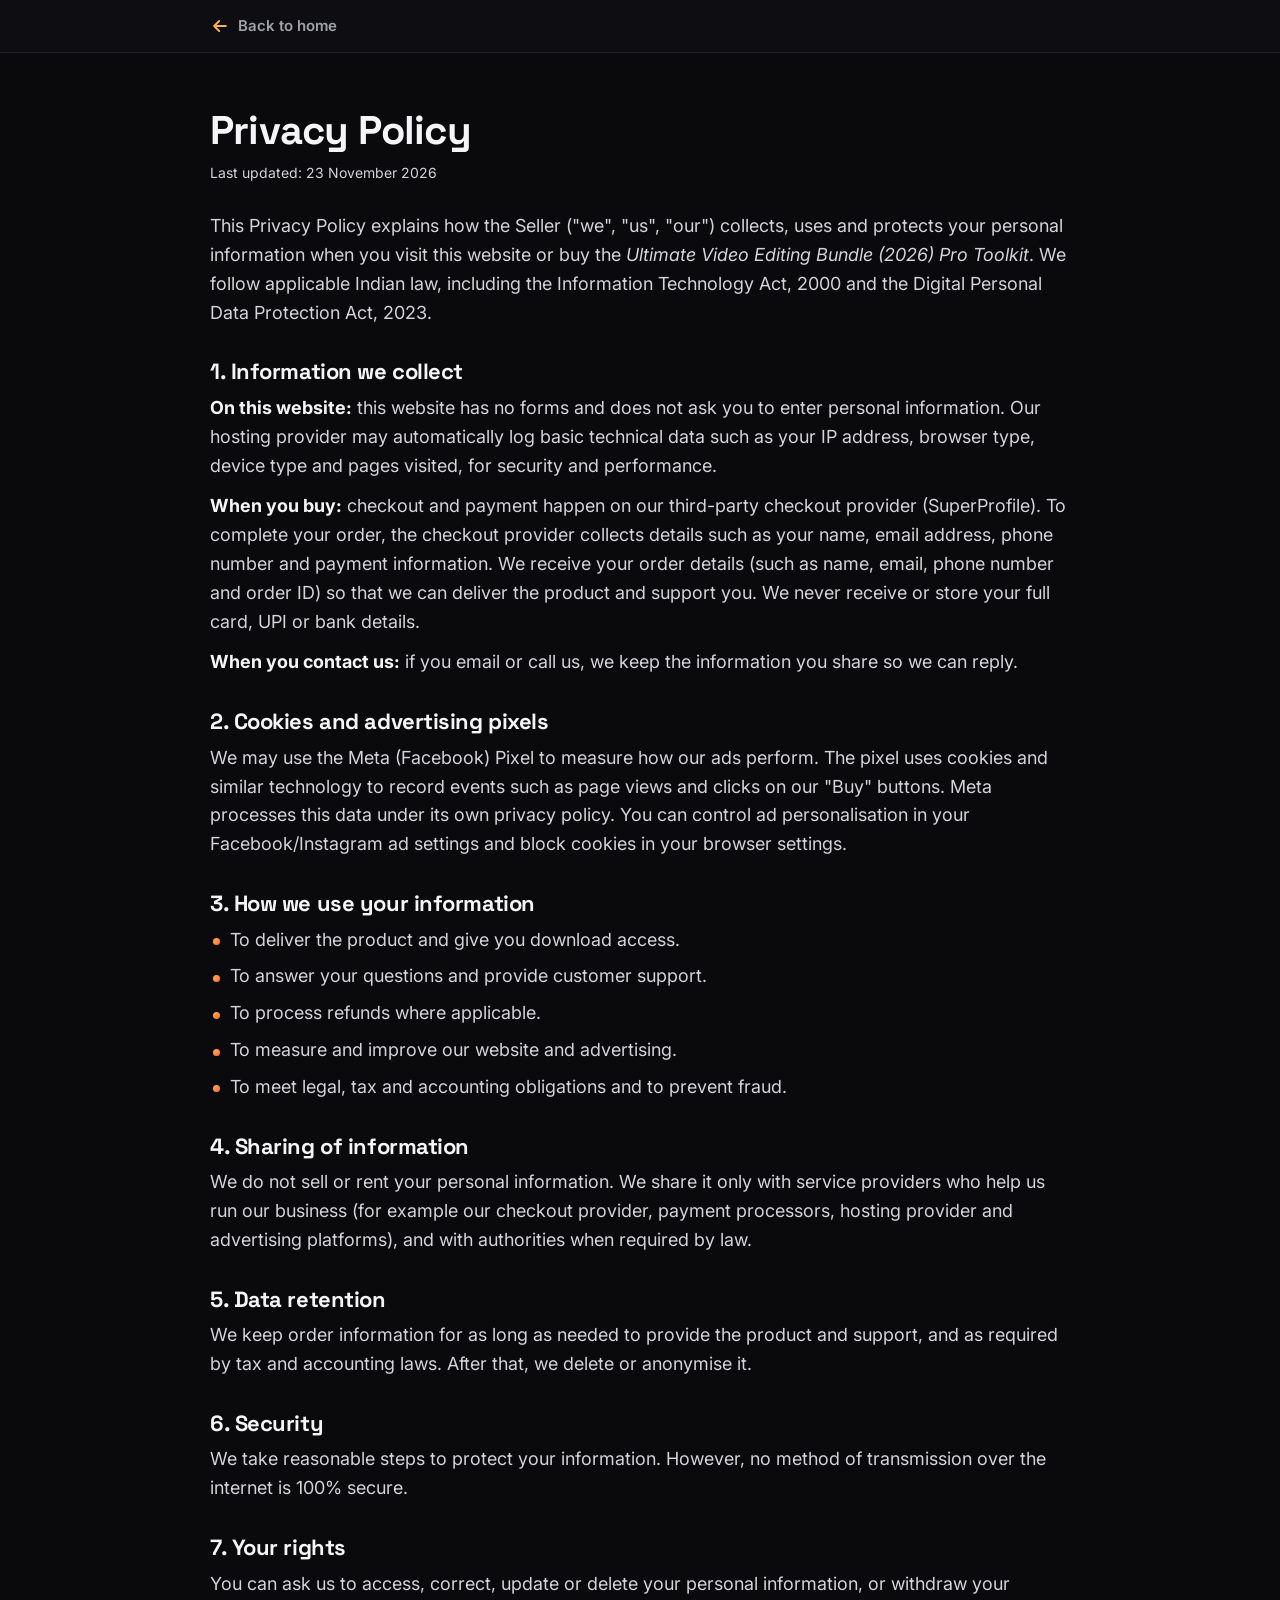
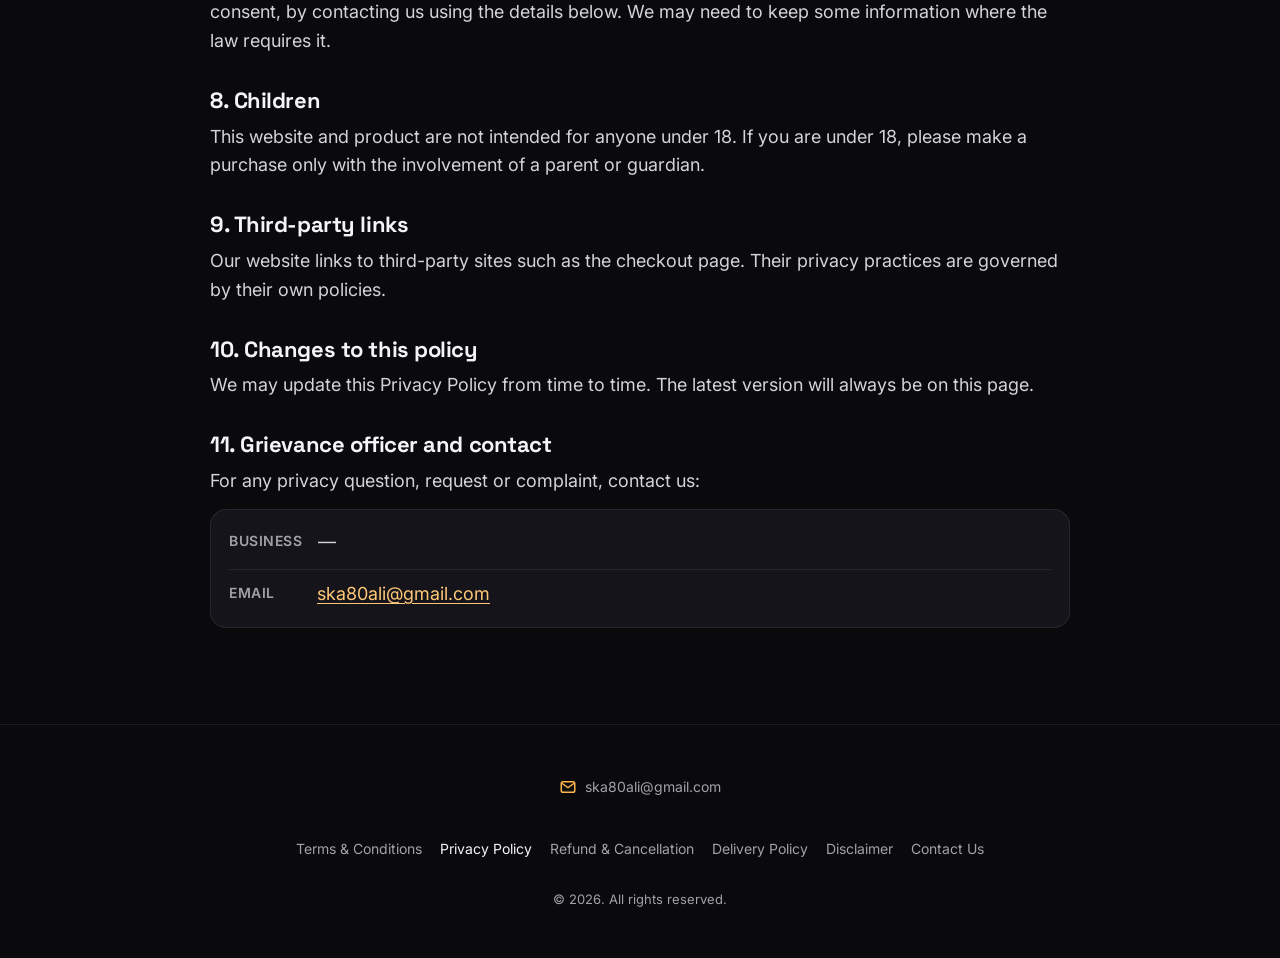
<file: privacy-policy.html>
<!doctype html>
<html lang="en">
<head>
  <meta charset="utf-8">
  <meta name="viewport" content="width=device-width, initial-scale=1, viewport-fit=cover">
  <title>Privacy Policy — Ultimate Video Editing Bundle (2026) Pro Toolkit</title>
  <meta name="description" content="How we collect, use and protect your personal information.">
  <meta name="theme-color" content="#0A0A0D">
  <meta name="color-scheme" content="dark">
  <link rel="icon" href="data:," id="favicon">
  <script>document.documentElement.classList.add('js');</script>
  <link rel="preconnect" href="https://fonts.googleapis.com">
  <link rel="preconnect" href="https://fonts.gstatic.com" crossorigin>
  <link rel="stylesheet" href="https://fonts.googleapis.com/css2?family=Inter:wght@400;500;600&family=Space+Grotesk:wght@600;700&display=swap">
  <link rel="stylesheet" href="/styles.css?v=10">
  <script src="/config.js?v=10"></script>
  <script src="/script.js?v=10" defer></script>
</head>
<body class="legal-page">
  <a class="skip-link" href="#main">Skip to content</a>
  <div class="legal-topbar">
    <div class="container narrow">
      <a class="back-link" href="/">
        <svg class="icon" viewBox="0 0 24 24" aria-hidden="true"><path d="M19 12H5m6-6l-6 6 6 6" fill="none" stroke="currentColor" stroke-width="2.2" stroke-linecap="round" stroke-linejoin="round"/></svg>
        Back to home
      </a>
    </div>
  </div>

  <main id="main" class="legal">
    <div class="container narrow">
      <h1>Privacy Policy</h1>
      <p class="legal-updated">Last updated: <span data-bind="LEGAL_LAST_UPDATED"></span></p>

      <p>This Privacy Policy explains how <span data-bind="BRAND_NAME" data-fallback="the Seller"></span> ("we", "us", "our") collects, uses and protects your personal information when you visit this website or buy the <em>Ultimate Video Editing Bundle (2026) Pro Toolkit</em>. We follow applicable Indian law, including the Information Technology Act, 2000 and the Digital Personal Data Protection Act, 2023.</p>

      <h2>1. Information we collect</h2>
      <p><strong>On this website:</strong> this website has no forms and does not ask you to enter personal information. Our hosting provider may automatically log basic technical data such as your IP address, browser type, device type and pages visited, for security and performance.</p>
      <p><strong>When you buy:</strong> checkout and payment happen on our third-party checkout provider (SuperProfile). To complete your order, the checkout provider collects details such as your name, email address, phone number and payment information. We receive your order details (such as name, email, phone number and order ID) so that we can deliver the product and support you. We never receive or store your full card, UPI or bank details.</p>
      <p><strong>When you contact us:</strong> if you email or call us, we keep the information you share so we can reply.</p>

      <h2>2. Cookies and advertising pixels</h2>
      <p>We may use the Meta (Facebook) Pixel to measure how our ads perform. The pixel uses cookies and similar technology to record events such as page views and clicks on our "Buy" buttons. Meta processes this data under its own privacy policy. You can control ad personalisation in your Facebook/Instagram ad settings and block cookies in your browser settings.</p>

      <h2>3. How we use your information</h2>
      <ul>
        <li>To deliver the product and give you download access.</li>
        <li>To answer your questions and provide customer support.</li>
        <li>To process refunds where applicable.</li>
        <li>To measure and improve our website and advertising.</li>
        <li>To meet legal, tax and accounting obligations and to prevent fraud.</li>
      </ul>

      <h2>4. Sharing of information</h2>
      <p>We do not sell or rent your personal information. We share it only with service providers who help us run our business (for example our checkout provider, payment processors, hosting provider and advertising platforms), and with authorities when required by law.</p>

      <h2>5. Data retention</h2>
      <p>We keep order information for as long as needed to provide the product and support, and as required by tax and accounting laws. After that, we delete or anonymise it.</p>

      <h2>6. Security</h2>
      <p>We take reasonable steps to protect your information. However, no method of transmission over the internet is 100% secure.</p>

      <h2>7. Your rights</h2>
      <p>You can ask us to access, correct, update or delete your personal information, or withdraw your consent, by contacting us using the details below. We may need to keep some information where the law requires it.</p>

      <h2>8. Children</h2>
      <p>This website and product are not intended for anyone under 18. If you are under 18, please make a purchase only with the involvement of a parent or guardian.</p>

      <h2>9. Third-party links</h2>
      <p>Our website links to third-party sites such as the checkout page. Their privacy practices are governed by their own policies.</p>

      <h2>10. Changes to this policy</h2>
      <p>We may update this Privacy Policy from time to time. The latest version will always be on this page.</p>

      <h2>11. Grievance officer and contact</h2>
      <p>For any privacy question, request or complaint, contact us:</p>

      <ul class="legal-contact">
        <li><span class="lc-label">Business</span><span data-bind="BRAND_NAME" data-fallback="—"></span></li>
        <li><span class="lc-label">Email</span><a data-link="CONTACT_EMAIL" data-link-type="mailto"><span data-bind="CONTACT_EMAIL"></span></a></li>
      </ul>

    </div>
  </main>

  <footer class="site-footer">
    <div class="container footer-inner">
      <p class="footer-brand" data-bind="BRAND_NAME" data-hide-empty></p>
      <ul class="footer-contact" data-hide-if-empty-children>
        <li><a data-link="CONTACT_EMAIL" data-link-type="mailto"><svg class="icon" viewBox="0 0 24 24" aria-hidden="true"><rect x="3" y="5" width="18" height="14" rx="2.5" fill="none" stroke="currentColor" stroke-width="2"/><path d="M4 7l8 6 8-6" fill="none" stroke="currentColor" stroke-width="2" stroke-linejoin="round"/></svg><span data-bind="CONTACT_EMAIL"></span></a></li>
      </ul>
      <nav aria-label="Legal" data-hide-if-empty-children>
        <ul class="footer-links">
          <li><a data-link="TERMS_LINK">Terms &amp; Conditions</a></li>
          <li><a data-link="PRIVACY_LINK">Privacy Policy</a></li>
          <li><a data-link="REFUND_LINK">Refund &amp; Cancellation</a></li>
          <li><a data-link="DELIVERY_LINK">Delivery Policy</a></li>
          <li><a data-link="DISCLAIMER_LINK">Disclaimer</a></li>
          <li><a data-link="CONTACT_LINK">Contact Us</a></li>
        </ul>
      </nav>
      <p class="copyright">© <span id="year"></span><span data-bind="BRAND_NAME" data-prefix=" "></span>. All rights reserved.</p>
    </div>
  </footer>
</body>
</html>
</file>
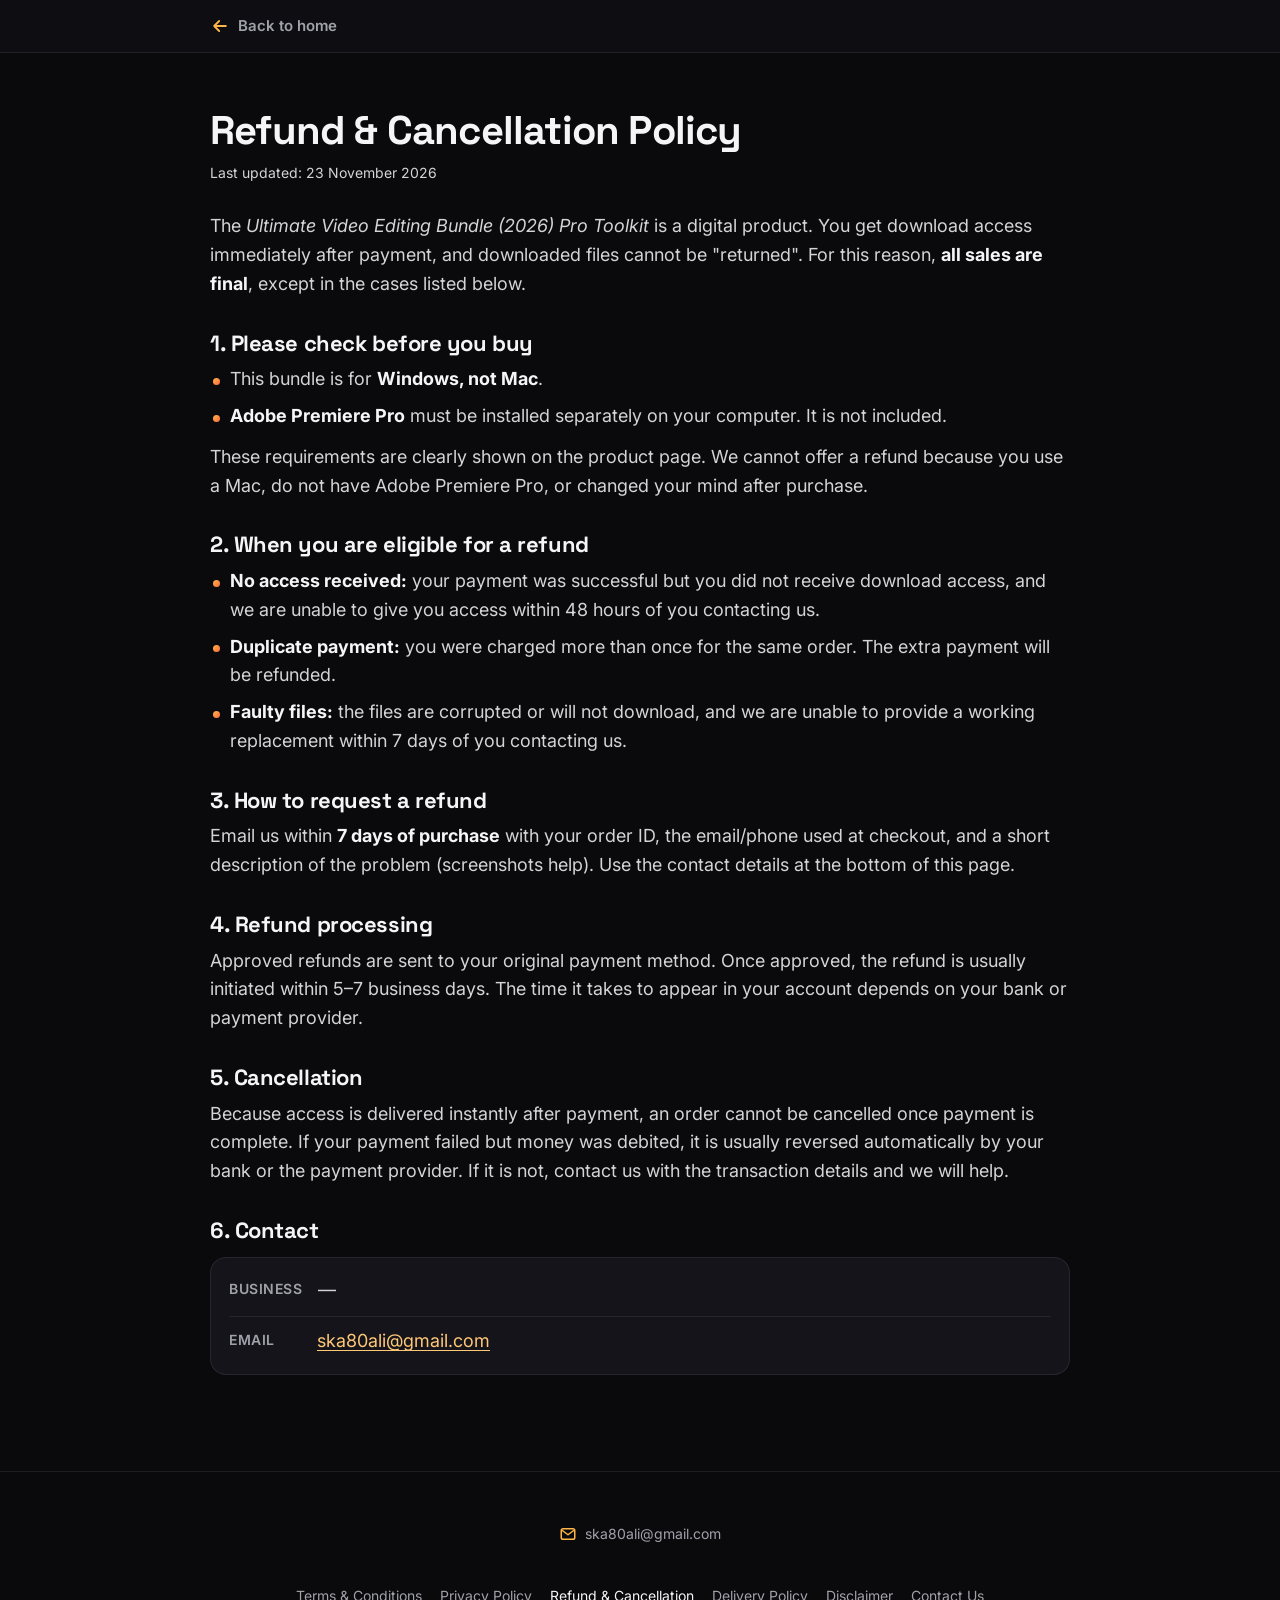
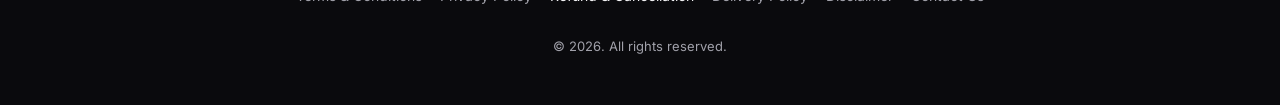
<file: refund-policy.html>
<!doctype html>
<html lang="en">
<head>
  <meta charset="utf-8">
  <meta name="viewport" content="width=device-width, initial-scale=1, viewport-fit=cover">
  <title>Refund &amp; Cancellation Policy — Ultimate Video Editing Bundle (2026) Pro Toolkit</title>
  <meta name="description" content="Refund and cancellation policy for the Ultimate Video Editing Bundle (2026) Pro Toolkit.">
  <meta name="theme-color" content="#0A0A0D">
  <meta name="color-scheme" content="dark">
  <link rel="icon" href="data:," id="favicon">
  <script>document.documentElement.classList.add('js');</script>
  <link rel="preconnect" href="https://fonts.googleapis.com">
  <link rel="preconnect" href="https://fonts.gstatic.com" crossorigin>
  <link rel="stylesheet" href="https://fonts.googleapis.com/css2?family=Inter:wght@400;500;600&family=Space+Grotesk:wght@600;700&display=swap">
  <link rel="stylesheet" href="/styles.css?v=10">
  <script src="/config.js?v=10"></script>
  <script src="/script.js?v=10" defer></script>
</head>
<body class="legal-page">
  <a class="skip-link" href="#main">Skip to content</a>
  <div class="legal-topbar">
    <div class="container narrow">
      <a class="back-link" href="/">
        <svg class="icon" viewBox="0 0 24 24" aria-hidden="true"><path d="M19 12H5m6-6l-6 6 6 6" fill="none" stroke="currentColor" stroke-width="2.2" stroke-linecap="round" stroke-linejoin="round"/></svg>
        Back to home
      </a>
    </div>
  </div>

  <main id="main" class="legal">
    <div class="container narrow">
      <h1>Refund &amp; Cancellation Policy</h1>
      <p class="legal-updated">Last updated: <span data-bind="LEGAL_LAST_UPDATED"></span></p>

      <p>The <em>Ultimate Video Editing Bundle (2026) Pro Toolkit</em> is a digital product. You get download access immediately after payment, and downloaded files cannot be "returned". For this reason, <strong>all sales are final</strong>, except in the cases listed below.</p>

      <h2>1. Please check before you buy</h2>
      <ul>
        <li>This bundle is for <strong>Windows, not Mac</strong>.</li>
        <li><strong>Adobe Premiere Pro</strong> must be installed separately on your computer. It is not included.</li>
      </ul>
      <p>These requirements are clearly shown on the product page. We cannot offer a refund because you use a Mac, do not have Adobe Premiere Pro, or changed your mind after purchase.</p>

      <h2>2. When you are eligible for a refund</h2>
      <ul>
        <li><strong>No access received:</strong> your payment was successful but you did not receive download access, and we are unable to give you access within 48 hours of you contacting us.</li>
        <li><strong>Duplicate payment:</strong> you were charged more than once for the same order. The extra payment will be refunded.</li>
        <li><strong>Faulty files:</strong> the files are corrupted or will not download, and we are unable to provide a working replacement within 7 days of you contacting us.</li>
      </ul>

      <h2>3. How to request a refund</h2>
      <p>Email us within <strong>7 days of purchase</strong> with your order ID, the email/phone used at checkout, and a short description of the problem (screenshots help). Use the contact details at the bottom of this page.</p>

      <h2>4. Refund processing</h2>
      <p>Approved refunds are sent to your original payment method. Once approved, the refund is usually initiated within 5–7 business days. The time it takes to appear in your account depends on your bank or payment provider.</p>

      <h2>5. Cancellation</h2>
      <p>Because access is delivered instantly after payment, an order cannot be cancelled once payment is complete. If your payment failed but money was debited, it is usually reversed automatically by your bank or the payment provider. If it is not, contact us with the transaction details and we will help.</p>

      <h2>6. Contact</h2>

      <ul class="legal-contact">
        <li><span class="lc-label">Business</span><span data-bind="BRAND_NAME" data-fallback="—"></span></li>
        <li><span class="lc-label">Email</span><a data-link="CONTACT_EMAIL" data-link-type="mailto"><span data-bind="CONTACT_EMAIL"></span></a></li>
      </ul>

    </div>
  </main>

  <footer class="site-footer">
    <div class="container footer-inner">
      <p class="footer-brand" data-bind="BRAND_NAME" data-hide-empty></p>
      <ul class="footer-contact" data-hide-if-empty-children>
        <li><a data-link="CONTACT_EMAIL" data-link-type="mailto"><svg class="icon" viewBox="0 0 24 24" aria-hidden="true"><rect x="3" y="5" width="18" height="14" rx="2.5" fill="none" stroke="currentColor" stroke-width="2"/><path d="M4 7l8 6 8-6" fill="none" stroke="currentColor" stroke-width="2" stroke-linejoin="round"/></svg><span data-bind="CONTACT_EMAIL"></span></a></li>
      </ul>
      <nav aria-label="Legal" data-hide-if-empty-children>
        <ul class="footer-links">
          <li><a data-link="TERMS_LINK">Terms &amp; Conditions</a></li>
          <li><a data-link="PRIVACY_LINK">Privacy Policy</a></li>
          <li><a data-link="REFUND_LINK">Refund &amp; Cancellation</a></li>
          <li><a data-link="DELIVERY_LINK">Delivery Policy</a></li>
          <li><a data-link="DISCLAIMER_LINK">Disclaimer</a></li>
          <li><a data-link="CONTACT_LINK">Contact Us</a></li>
        </ul>
      </nav>
      <p class="copyright">© <span id="year"></span><span data-bind="BRAND_NAME" data-prefix=" "></span>. All rights reserved.</p>
    </div>
  </footer>
</body>
</html>
</file>
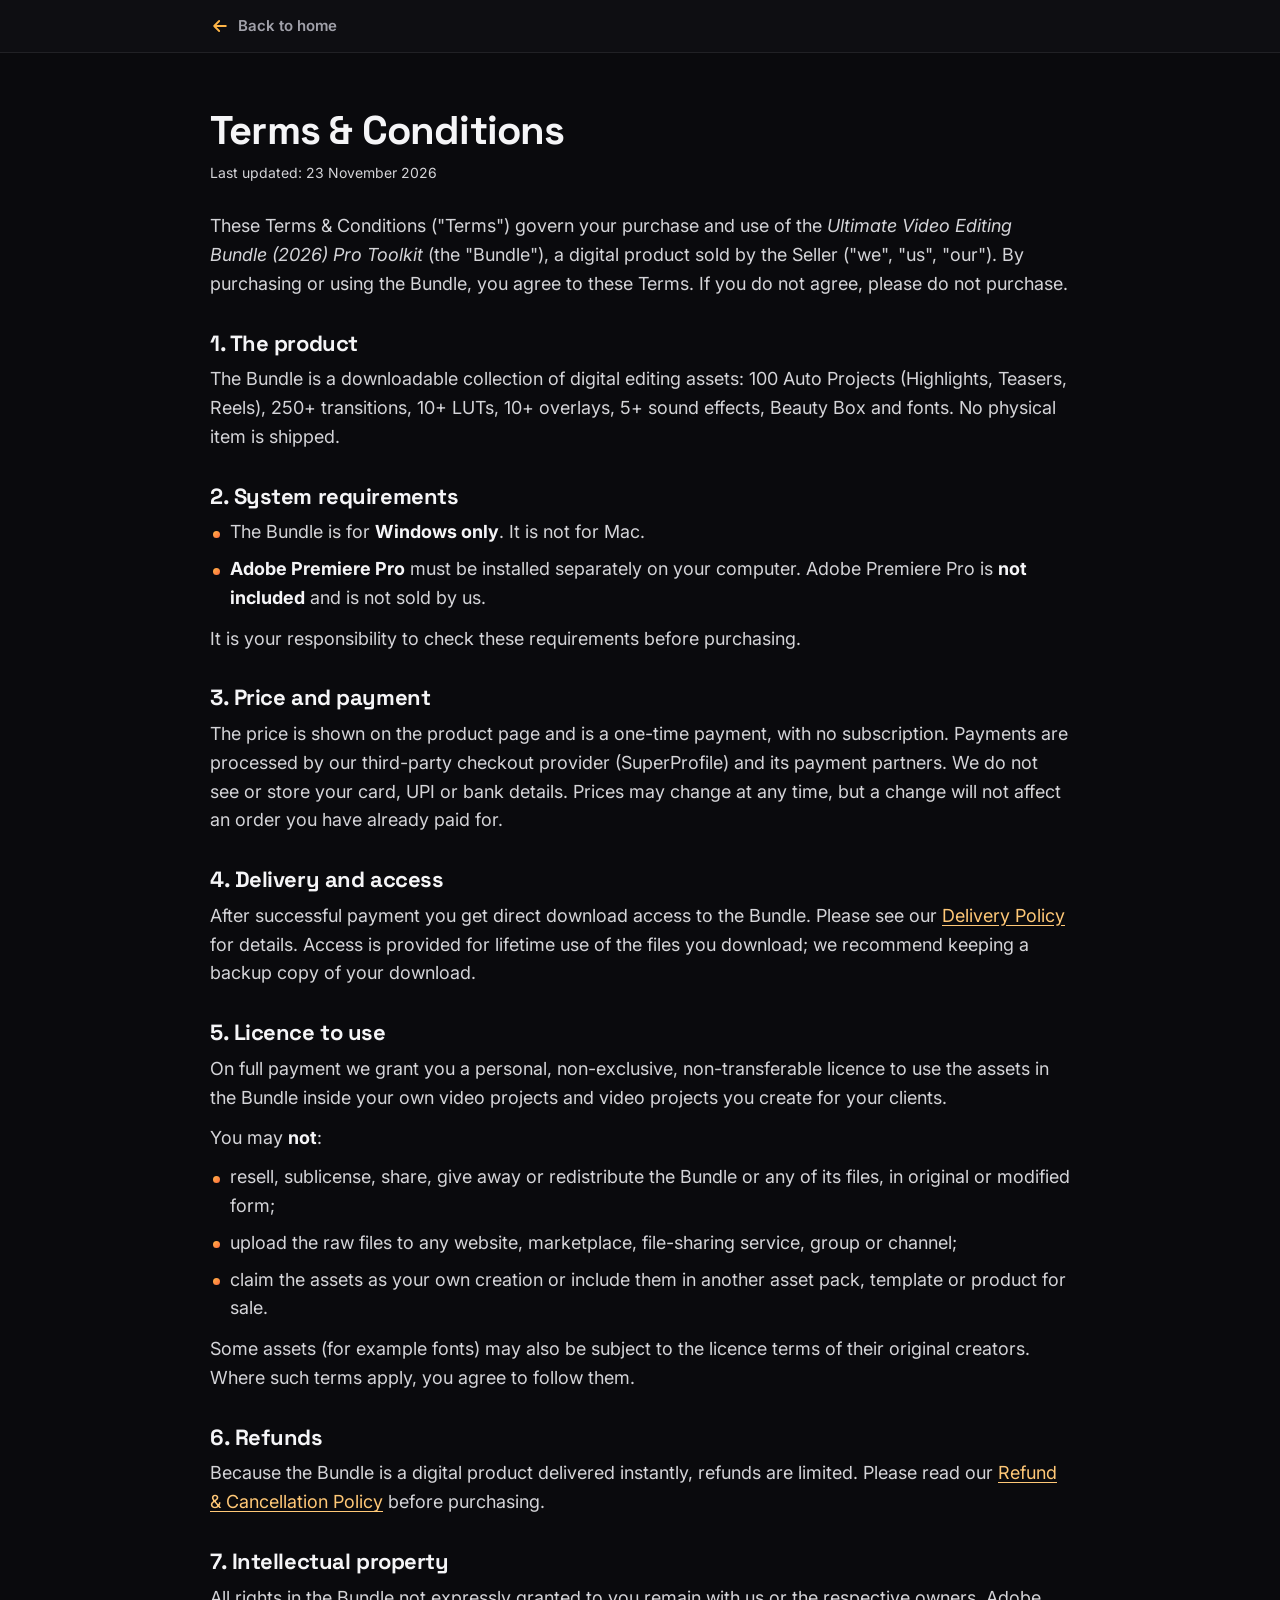
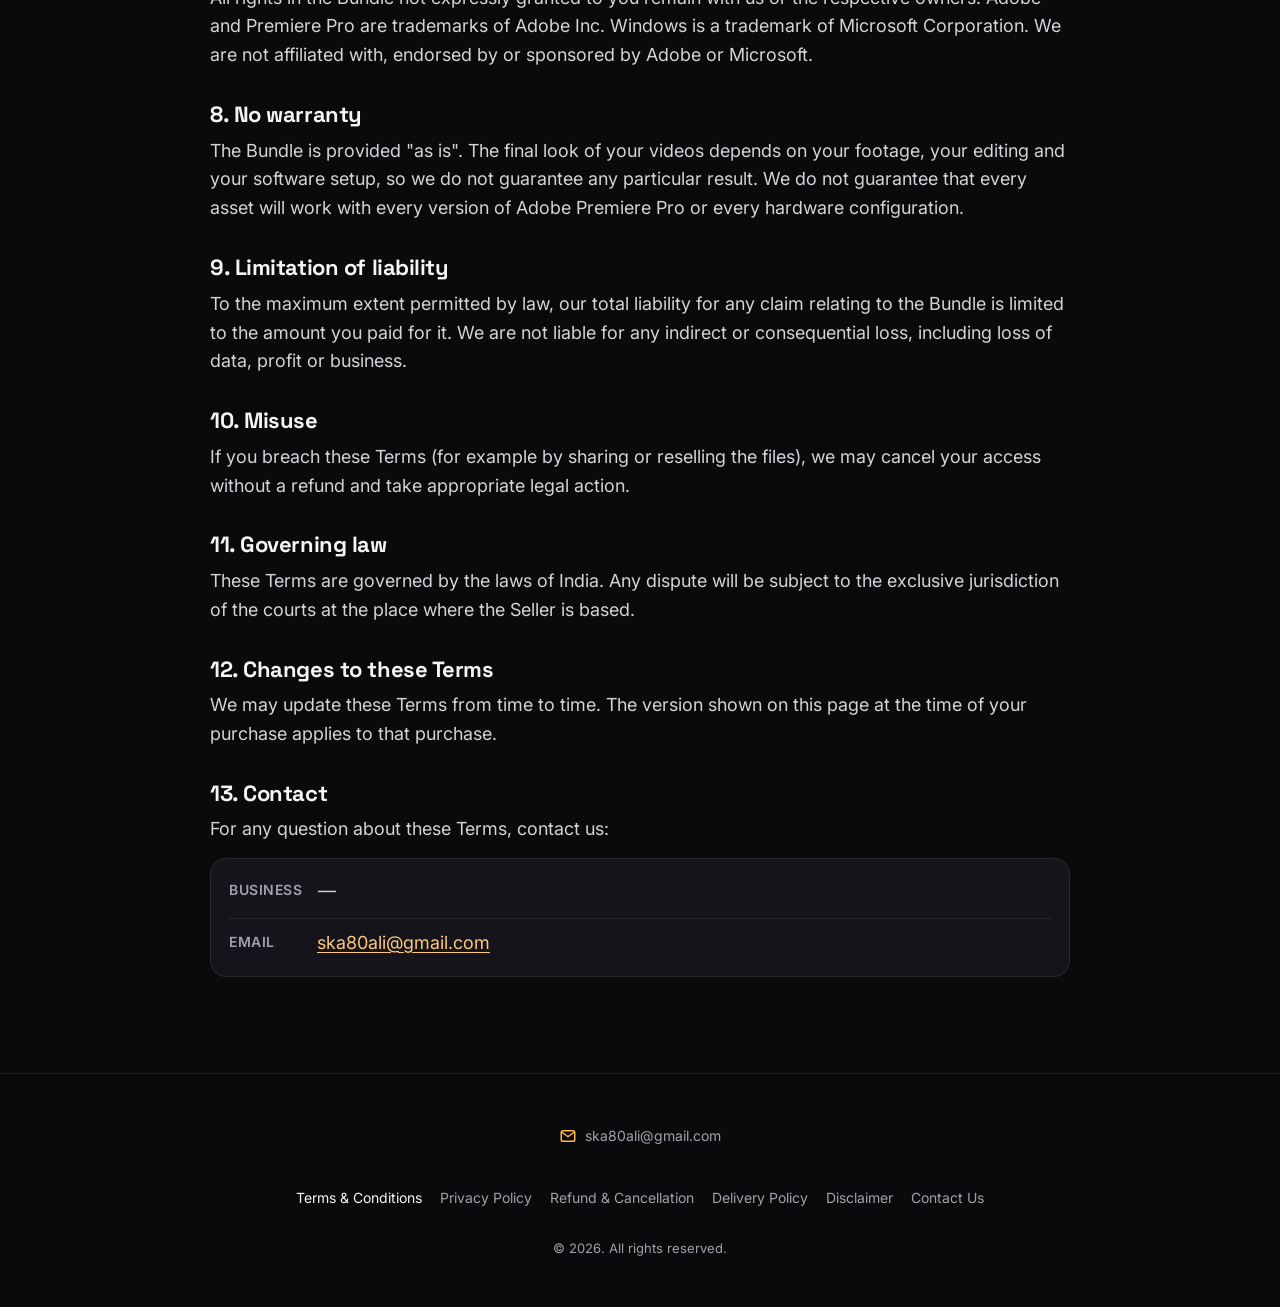
<file: terms.html>
<!doctype html>
<html lang="en">
<head>
  <meta charset="utf-8">
  <meta name="viewport" content="width=device-width, initial-scale=1, viewport-fit=cover">
  <title>Terms &amp; Conditions — Ultimate Video Editing Bundle (2026) Pro Toolkit</title>
  <meta name="description" content="Terms and conditions for purchasing and using the Ultimate Video Editing Bundle (2026) Pro Toolkit.">
  <meta name="theme-color" content="#0A0A0D">
  <meta name="color-scheme" content="dark">
  <link rel="icon" href="data:," id="favicon">
  <script>document.documentElement.classList.add('js');</script>
  <link rel="preconnect" href="https://fonts.googleapis.com">
  <link rel="preconnect" href="https://fonts.gstatic.com" crossorigin>
  <link rel="stylesheet" href="https://fonts.googleapis.com/css2?family=Inter:wght@400;500;600&family=Space+Grotesk:wght@600;700&display=swap">
  <link rel="stylesheet" href="/styles.css?v=10">
  <script src="/config.js?v=10"></script>
  <script src="/script.js?v=10" defer></script>
</head>
<body class="legal-page">
  <a class="skip-link" href="#main">Skip to content</a>
  <div class="legal-topbar">
    <div class="container narrow">
      <a class="back-link" href="/">
        <svg class="icon" viewBox="0 0 24 24" aria-hidden="true"><path d="M19 12H5m6-6l-6 6 6 6" fill="none" stroke="currentColor" stroke-width="2.2" stroke-linecap="round" stroke-linejoin="round"/></svg>
        Back to home
      </a>
    </div>
  </div>

  <main id="main" class="legal">
    <div class="container narrow">
      <h1>Terms &amp; Conditions</h1>
      <p class="legal-updated">Last updated: <span data-bind="LEGAL_LAST_UPDATED"></span></p>

      <p>These Terms &amp; Conditions ("Terms") govern your purchase and use of the <em>Ultimate Video Editing Bundle (2026) Pro Toolkit</em> (the "Bundle"), a digital product sold by <span data-bind="BRAND_NAME" data-fallback="the Seller"></span> ("we", "us", "our"). By purchasing or using the Bundle, you agree to these Terms. If you do not agree, please do not purchase.</p>

      <h2>1. The product</h2>
      <p>The Bundle is a downloadable collection of digital editing assets: 100 Auto Projects (Highlights, Teasers, Reels), 250+ transitions, 10+ LUTs, 10+ overlays, 5+ sound effects, Beauty Box and fonts. No physical item is shipped.</p>

      <h2>2. System requirements</h2>
      <ul>
        <li>The Bundle is for <strong>Windows only</strong>. It is not for Mac.</li>
        <li><strong>Adobe Premiere Pro</strong> must be installed separately on your computer. Adobe Premiere Pro is <strong>not included</strong> and is not sold by us.</li>
      </ul>
      <p>It is your responsibility to check these requirements before purchasing.</p>

      <h2>3. Price and payment</h2>
      <p>The price is shown on the product page and is a one-time payment, with no subscription. Payments are processed by our third-party checkout provider (SuperProfile) and its payment partners. We do not see or store your card, UPI or bank details. Prices may change at any time, but a change will not affect an order you have already paid for.</p>

      <h2>4. Delivery and access</h2>
      <p>After successful payment you get direct download access to the Bundle. Please see our <a data-link="DELIVERY_LINK">Delivery Policy</a> for details. Access is provided for lifetime use of the files you download; we recommend keeping a backup copy of your download.</p>

      <h2>5. Licence to use</h2>
      <p>On full payment we grant you a personal, non-exclusive, non-transferable licence to use the assets in the Bundle inside your own video projects and video projects you create for your clients.</p>
      <p>You may <strong>not</strong>:</p>
      <ul>
        <li>resell, sublicense, share, give away or redistribute the Bundle or any of its files, in original or modified form;</li>
        <li>upload the raw files to any website, marketplace, file-sharing service, group or channel;</li>
        <li>claim the assets as your own creation or include them in another asset pack, template or product for sale.</li>
      </ul>
      <p>Some assets (for example fonts) may also be subject to the licence terms of their original creators. Where such terms apply, you agree to follow them.</p>

      <h2>6. Refunds</h2>
      <p>Because the Bundle is a digital product delivered instantly, refunds are limited. Please read our <a data-link="REFUND_LINK">Refund &amp; Cancellation Policy</a> before purchasing.</p>

      <h2>7. Intellectual property</h2>
      <p>All rights in the Bundle not expressly granted to you remain with us or the respective owners. Adobe and Premiere Pro are trademarks of Adobe Inc. Windows is a trademark of Microsoft Corporation. We are not affiliated with, endorsed by or sponsored by Adobe or Microsoft.</p>

      <h2>8. No warranty</h2>
      <p>The Bundle is provided "as is". The final look of your videos depends on your footage, your editing and your software setup, so we do not guarantee any particular result. We do not guarantee that every asset will work with every version of Adobe Premiere Pro or every hardware configuration.</p>

      <h2>9. Limitation of liability</h2>
      <p>To the maximum extent permitted by law, our total liability for any claim relating to the Bundle is limited to the amount you paid for it. We are not liable for any indirect or consequential loss, including loss of data, profit or business.</p>

      <h2>10. Misuse</h2>
      <p>If you breach these Terms (for example by sharing or reselling the files), we may cancel your access without a refund and take appropriate legal action.</p>

      <h2>11. Governing law</h2>
      <p>These Terms are governed by the laws of India. Any dispute will be subject to the exclusive jurisdiction of the courts at the place where <span data-bind="BRAND_NAME" data-fallback="the Seller"></span> is based.</p>

      <h2>12. Changes to these Terms</h2>
      <p>We may update these Terms from time to time. The version shown on this page at the time of your purchase applies to that purchase.</p>

      <h2>13. Contact</h2>
      <p>For any question about these Terms, contact us:</p>

      <ul class="legal-contact">
        <li><span class="lc-label">Business</span><span data-bind="BRAND_NAME" data-fallback="—"></span></li>
        <li><span class="lc-label">Email</span><a data-link="CONTACT_EMAIL" data-link-type="mailto"><span data-bind="CONTACT_EMAIL"></span></a></li>
      </ul>

    </div>
  </main>

  <footer class="site-footer">
    <div class="container footer-inner">
      <p class="footer-brand" data-bind="BRAND_NAME" data-hide-empty></p>
      <ul class="footer-contact" data-hide-if-empty-children>
        <li><a data-link="CONTACT_EMAIL" data-link-type="mailto"><svg class="icon" viewBox="0 0 24 24" aria-hidden="true"><rect x="3" y="5" width="18" height="14" rx="2.5" fill="none" stroke="currentColor" stroke-width="2"/><path d="M4 7l8 6 8-6" fill="none" stroke="currentColor" stroke-width="2" stroke-linejoin="round"/></svg><span data-bind="CONTACT_EMAIL"></span></a></li>
      </ul>
      <nav aria-label="Legal" data-hide-if-empty-children>
        <ul class="footer-links">
          <li><a data-link="TERMS_LINK">Terms &amp; Conditions</a></li>
          <li><a data-link="PRIVACY_LINK">Privacy Policy</a></li>
          <li><a data-link="REFUND_LINK">Refund &amp; Cancellation</a></li>
          <li><a data-link="DELIVERY_LINK">Delivery Policy</a></li>
          <li><a data-link="DISCLAIMER_LINK">Disclaimer</a></li>
          <li><a data-link="CONTACT_LINK">Contact Us</a></li>
        </ul>
      </nav>
      <p class="copyright">© <span id="year"></span><span data-bind="BRAND_NAME" data-prefix=" "></span>. All rights reserved.</p>
    </div>
  </footer>
</body>
</html>
</file>
<file: styles.css>
/* =========================================================
   Ultimate Video Editing Bundle — "Cinematic Studio" theme
   Mobile-first. Breakpoints: 640 / 900 / 1200
   ========================================================= */

:root {
  --bg: #0A0A0D;
  --bg-alt: #0E0E12;
  --surface: #14141A;
  --surface-2: #1A1A22;
  --border: rgba(255, 255, 255, 0.08);
  --border-strong: rgba(255, 255, 255, 0.14);
  --text: #F5F5F7;
  --text-2: #A1A1AA;
  --amber: #FFB547;
  --orange: #FF6A3D;
  --grad: linear-gradient(135deg, #FFB547 0%, #FF6A3D 100%);
  --on-accent: #120A04;
  --warn-bg: rgba(255, 181, 71, 0.08);
  --warn-border: rgba(255, 181, 71, 0.45);

  --radius: 16px;
  --radius-sm: 12px;
  --maxw: 1140px;
  --gutter: 20px;
  --section-pad: 64px;

  --font-head: "Space Grotesk", system-ui, -apple-system, "Segoe UI", sans-serif;
  --font-body: "Inter", system-ui, -apple-system, "Segoe UI", Roboto, sans-serif;

  --ease: cubic-bezier(.2, .7, .2, 1);
  color-scheme: dark;
}

/* ---------- Reset ---------- */
*, *::before, *::after { box-sizing: border-box; }
html { -webkit-text-size-adjust: 100%; scroll-behavior: smooth; scroll-padding-top: 0; }
body {
  margin: 0;
  background: var(--bg);
  color: var(--text);
  font-family: var(--font-body);
  font-size: 16px;
  line-height: 1.6;
  -webkit-font-smoothing: antialiased;
  -moz-osx-font-smoothing: grayscale;
  overflow-x: hidden;
}
img, svg, video, iframe { display: block; max-width: 100%; }
h1, h2, h3, p, ul, ol, figure { margin: 0; }
ul, ol { padding: 0; list-style: none; }
a { color: inherit; }
button { font: inherit; color: inherit; }
[hidden] { display: none !important; }

h1, h2, h3 {
  font-family: var(--font-head);
  font-weight: 700;
  letter-spacing: -0.02em;
  line-height: 1.12;
  text-wrap: balance;
}
h1 { font-size: 34px; }
h2 { font-size: 26px; }
h3 { font-size: 18px; font-weight: 600; letter-spacing: -0.01em; line-height: 1.3; }

.sr-only {
  position: absolute !important; width: 1px; height: 1px; padding: 0; margin: -1px;
  overflow: hidden; clip: rect(0 0 0 0); white-space: nowrap; border: 0;
}
.skip-link {
  position: absolute; left: 12px; top: -60px; z-index: 100;
  background: var(--text); color: var(--bg); padding: 10px 16px; border-radius: 8px;
  font-weight: 600; text-decoration: none;
}
.skip-link:focus { top: 12px; }

:focus-visible {
  outline: 3px solid var(--amber);
  outline-offset: 3px;
  border-radius: 6px;
}

.icon { width: 20px; height: 20px; flex: none; }

.container {
  width: 100%;
  max-width: calc(var(--maxw) + var(--gutter) * 2);
  margin: 0 auto;
  padding: 0 var(--gutter);
}
.container.narrow { max-width: calc(860px + var(--gutter) * 2); }

.grad-text {
  background: var(--grad);
  -webkit-background-clip: text;
  background-clip: text;
  color: transparent;
}

/* ---------- Buttons ---------- */
.btn {
  display: inline-flex;
  align-items: center;
  justify-content: center;
  gap: 10px;
  min-height: 44px;
  padding: 10px 18px;
  border-radius: 12px;
  background: var(--grad);
  color: var(--on-accent);
  font-family: var(--font-body);
  font-weight: 700;
  font-size: 15px;
  text-decoration: none;
  border: 0;
  cursor: pointer;
  transition: transform .2s var(--ease), box-shadow .25s var(--ease), filter .2s;
  box-shadow: 0 6px 20px -6px rgba(255, 106, 61, .55), inset 0 1px 0 rgba(255,255,255,.35);
  -webkit-tap-highlight-color: transparent;
}
.btn .icon { transition: transform .2s var(--ease); }
.btn:active { transform: translateY(1px) scale(.99); }
.btn-lg {
  width: 100%;
  min-height: 56px;
  padding: 14px 22px;
  font-size: 17px;
  border-radius: 14px;
}
.btn-sm { font-size: 14px; padding: 8px 14px; }

@media (hover: hover) and (pointer: fine) {
  .btn:hover { filter: brightness(1.06); box-shadow: 0 10px 30px -8px rgba(255, 106, 61, .7), inset 0 1px 0 rgba(255,255,255,.35); }
  .btn:hover .icon { transform: translateX(3px); }
}

.btn-pulse { animation: pulse 2.6s var(--ease) infinite; }
@keyframes pulse {
  0%   { box-shadow: 0 6px 20px -6px rgba(255,106,61,.55), 0 0 0 0 rgba(255,140,70,.45), inset 0 1px 0 rgba(255,255,255,.35); }
  70%  { box-shadow: 0 6px 20px -6px rgba(255,106,61,.55), 0 0 0 14px rgba(255,140,70,0), inset 0 1px 0 rgba(255,255,255,.35); }
  100% { box-shadow: 0 6px 20px -6px rgba(255,106,61,.55), 0 0 0 0 rgba(255,140,70,0), inset 0 1px 0 rgba(255,255,255,.35); }
}

/* ---------- Image slots & placeholders ---------- */
.media-slot {
  position: relative;
  width: 100%;
  overflow: hidden;
  border-radius: var(--radius-sm);
  background: var(--surface-2);
}
.ratio-4x5 { aspect-ratio: 4 / 5; }
.ratio-4x3 { aspect-ratio: 4 / 3; }
.media-slot img { width: 100%; height: 100%; object-fit: cover; }
.ph {
  display: flex;
  align-items: center;
  justify-content: center;
  width: 100%;
  height: 100%;
  padding: 16px;
  text-align: center;
  font-size: 12.5px;
  font-weight: 500;
  line-height: 1.45;
  color: #8E8E98;
  border: 1.5px dashed rgba(255, 181, 71, .32);
  border-radius: inherit;
  background:
    repeating-linear-gradient(135deg, rgba(255,255,255,.018) 0 12px, transparent 12px 24px),
    var(--surface-2);
}
.ph code { font-family: ui-monospace, SFMono-Regular, Menlo, monospace; color: var(--amber); font-size: 1.02em; }

/* ---------- [C] Hero ---------- */
.hero {
  position: relative;
  overflow: hidden;
  padding: 32px 0 56px;
  isolation: isolate;
  background:
    radial-gradient(80% 50% at 85% 10%, rgba(255, 106, 61, .10), transparent 70%),
    radial-gradient(60% 40% at 0% 0%, rgba(255, 181, 71, .06), transparent 70%),
    var(--bg);
}
.hero-grain {
  position: absolute; inset: 0;
  z-index: -1;
  pointer-events: none;
  opacity: .06;
  background-image: url("data:image/svg+xml,%3Csvg xmlns='http://www.w3.org/2000/svg' width='160' height='160'%3E%3Cfilter id='n'%3E%3CfeTurbulence type='fractalNoise' baseFrequency='.85' numOctaves='3' stitchTiles='stitch'/%3E%3CfeColorMatrix values='0 0 0 0 1 0 0 0 0 1 0 0 0 0 1 0 0 0 1 0'/%3E%3C/filter%3E%3Crect width='100%25' height='100%25' filter='url(%23n)'/%3E%3C/svg%3E");
}

.hero-grid {
  display: grid;
  grid-template-columns: minmax(0, 1fr);
  grid-template-areas: "head" "buy";
  gap: 28px;
}
.hero-head { grid-area: head; }
.hero-panel { grid-area: panel; display: none; }
.hero-buy { grid-area: buy; }

.eyebrow {
  display: inline-flex; align-items: center; gap: 8px;
  padding: 6px 12px;
  border-radius: 999px;
  border: 1px solid rgba(255, 181, 71, .35);
  background: rgba(255, 181, 71, .08);
  color: #FFD08A;
  font-size: 13px; font-weight: 600; letter-spacing: .01em;
  margin-bottom: 18px;
}
.eyebrow-dot { width: 7px; height: 7px; border-radius: 50%; background: var(--grad); box-shadow: 0 0 10px var(--amber); }
.hero h1 { margin-bottom: 16px; }
.hero-sub { color: var(--text-2); font-size: 16px; max-width: 34em; }


/* Hero "Inside the Bundle" panel (desktop only — replaces the product image) */
.hero-panel {
  position: relative;
  padding: 28px 28px 24px;
  border-radius: 20px;
  background:
    radial-gradient(80% 60% at 100% 0%, rgba(255, 140, 70, .16), transparent 70%),
    var(--surface);
  box-shadow: 0 40px 90px -40px rgba(255, 106, 61, .55);
  isolation: isolate;
}
.hero-panel::before {
  content: ""; position: absolute; inset: 0; z-index: -1;
  border-radius: inherit; padding: 1.5px;
  background: linear-gradient(135deg, rgba(255,181,71,.7), rgba(255,106,61,.25) 50%, rgba(255,255,255,.06));
  -webkit-mask: linear-gradient(#000 0 0) content-box, linear-gradient(#000 0 0);
  -webkit-mask-composite: xor;
  mask-composite: exclude;
  pointer-events: none;
}
.hero-panel-head { display: flex; align-items: center; justify-content: space-between; margin-bottom: 14px; }
.hero-panel-title { font-family: var(--font-head); font-weight: 700; font-size: 22px; letter-spacing: -0.01em; }
.hero-panel-tag {
  padding: 4px 12px; border-radius: 999px;
  background: var(--grad); color: var(--on-accent);
  font-weight: 700; font-size: 13px; letter-spacing: .04em;
}
.hero-list li {
  display: flex; align-items: center; gap: 12px;
  padding: 12px 0;
  border-top: 1px solid var(--border);
  font-size: 16px; font-weight: 500; color: #E4E4E7;
}
.hero-list li:first-child { border-top: 0; }
.hero-list .icon {
  width: 26px; height: 26px; padding: 5px; flex: none;
  border-radius: 8px; background: rgba(255,181,71,.12); color: var(--amber);
}
.hero-list b {
  font-family: var(--font-head); font-weight: 700; color: var(--amber);
}
.hero-panel-foot {
  display: flex; flex-wrap: wrap; gap: 8px 18px;
  margin-top: 14px; padding-top: 16px;
  border-top: 1px solid var(--border-strong);
  font-size: 14px; font-weight: 600; color: var(--text-2);
}
.hero-panel-foot span { display: inline-flex; align-items: center; gap: 6px; }
.hero-panel-foot .icon { width: 16px; height: 16px; color: var(--amber); }

.price-block { margin-bottom: 18px; }
.price-row { display: flex; align-items: baseline; gap: 12px; flex-wrap: wrap; }
.price-row.center { justify-content: center; }
.price {
  font-family: var(--font-head);
  font-weight: 700;
  font-size: 44px;
  line-height: 1;
  letter-spacing: -0.03em;
  background: var(--grad);
  -webkit-background-clip: text;
  background-clip: text;
  color: transparent;
}
.mrp { color: var(--text-2); font-size: 20px; font-weight: 500; text-decoration-thickness: 2px; text-decoration-color: rgba(255,106,61,.8); }
.price-note { margin-top: 8px; font-size: 14px; color: var(--text-2); }

.badges {
  display: grid;
  grid-template-columns: repeat(3, minmax(0, 1fr));
  gap: 8px;
  margin-top: 16px;
}
.badges li {
  display: flex; flex-direction: column; align-items: center; gap: 6px;
  padding: 10px 4px;
  border-radius: 12px;
  background: rgba(255, 255, 255, .03);
  border: 1px solid var(--border);
  font-size: 12px; font-weight: 600; line-height: 1.25; text-align: center;
}
.badges .icon { color: var(--amber); width: 20px; height: 20px; }
.hero-note { margin-top: 14px; font-size: 13px; color: var(--text-2); text-align: center; }

/* ---------- [D] Stats ---------- */
.stats {
  border-top: 1px solid var(--border);
  border-bottom: 1px solid var(--border);
  background: var(--bg-alt);
}
.stats .container { padding: 0; }
.stats-row {
  display: flex;
  gap: 12px;
  overflow-x: auto;
  scroll-snap-type: x mandatory;
  padding: 20px var(--gutter);
  scrollbar-width: none;
  -webkit-overflow-scrolling: touch;
}
.stats-row::-webkit-scrollbar { display: none; }
.stat {
  flex: 0 0 auto;
  min-width: 140px;
  scroll-snap-align: start;
  display: flex; flex-direction: column; gap: 2px;
  padding: 14px 16px;
  border-radius: var(--radius-sm);
  background: var(--surface);
  border: 1px solid var(--border);
}
.stat-num { font-family: var(--font-head); font-weight: 700; font-size: 28px; line-height: 1.1; }
.stat .stat-num { color: var(--amber); }
.stat:nth-child(5n+2) .stat-num, .stat:nth-child(5n+4) .stat-num { color: #FF8A5C; }

/* Auto-looping marquee (mobile/tablet). JS duplicates the items and adds .is-marquee */
.stats-viewport.has-marquee {
  overflow: hidden;
  -webkit-mask-image: linear-gradient(90deg, transparent 0, #000 24px, #000 calc(100% - 24px), transparent 100%);
  mask-image: linear-gradient(90deg, transparent 0, #000 24px, #000 calc(100% - 24px), transparent 100%);
}
.stats-row.is-marquee {
  width: max-content;
  overflow: visible;
  gap: 0;
  padding: 20px 0;
  scroll-snap-type: none;
  animation: stats-marquee 22s linear infinite;
  will-change: transform;
}
.stats-row.is-marquee .stat { margin-right: 12px; }
.stats-row.is-marquee.is-paused,
.stats-row.is-marquee:hover { animation-play-state: paused; }
@keyframes stats-marquee {
  from { transform: translate3d(0, 0, 0); }
  to   { transform: translate3d(-50%, 0, 0); }
}
.stat-label { font-size: 13px; color: var(--text-2); font-weight: 500; line-height: 1.35; }

/* ---------- Sections ---------- */
.section { padding: var(--section-pad) 0; }
.section-tight { padding: calc(var(--section-pad) * .6) 0; }
.section-alt { background: var(--bg-alt); border-top: 1px solid var(--border); border-bottom: 1px solid var(--border); }
.section-head { text-align: center; max-width: 720px; margin: 0 auto 36px; }
.section-head p { margin-top: 12px; color: var(--text-2); }

/* ---------- Cards ---------- */
.card {
  position: relative;
  background: var(--surface);
  border: 1px solid var(--border);
  border-radius: var(--radius);
  box-shadow: inset 0 1px 0 rgba(255, 255, 255, .04);
  transition: transform .3s var(--ease), box-shadow .3s var(--ease), border-color .3s;
}
@media (hover: hover) and (pointer: fine) and (min-width: 900px) {
  .card:hover {
    transform: translateY(-4px);
    border-color: rgba(255, 181, 71, .28);
    box-shadow: inset 0 1px 0 rgba(255,255,255,.06), 0 20px 50px -20px rgba(255, 106, 61, .35);
  }
}

.card-grid { display: grid; grid-template-columns: minmax(0, 1fr); gap: 16px; }
/* What's Inside cards (no images) */
.inside-card {
  display: flex; flex-direction: column;
  padding: 22px 20px 22px;
  overflow: hidden;
  isolation: isolate;
}
.inside-card::before {
  content: ""; position: absolute; z-index: -1;
  width: 220px; height: 220px; right: -90px; top: -110px;
  background: radial-gradient(closest-side, rgba(255, 140, 70, .16), transparent);
  pointer-events: none;
}
.inside-top { display: flex; align-items: center; justify-content: space-between; gap: 12px; margin-bottom: 18px; }
.inside-icon {
  display: grid; place-items: center; flex: none;
  width: 52px; height: 52px; border-radius: 14px;
  background: linear-gradient(135deg, rgba(255,181,71,.18), rgba(255,106,61,.10));
  border: 1px solid rgba(255, 181, 71, .3);
  color: var(--amber);
  box-shadow: 0 8px 24px -10px rgba(255, 106, 61, .55);
}
.inside-icon svg { width: 26px; height: 26px; }
.inside-count { display: flex; flex-direction: column; align-items: flex-end; line-height: 1; }
.inside-num {
  font-family: var(--font-head); font-weight: 700; font-size: 34px; letter-spacing: -0.03em;
  background: var(--grad); -webkit-background-clip: text; background-clip: text; color: transparent;
}
.inside-unit { margin-top: 4px; font-size: 11.5px; font-weight: 600; letter-spacing: .08em; text-transform: uppercase; color: var(--text-2); }
.inside-included {
  display: inline-flex; align-items: center; gap: 6px;
  padding: 6px 12px; border-radius: 999px;
  background: rgba(255, 181, 71, .1); border: 1px solid rgba(255, 181, 71, .3);
  color: #FFD08A; font-size: 13px; font-weight: 600;
}
.inside-included .icon { width: 16px; height: 16px; }
.inside-card p { margin-top: 6px; color: var(--text-2); font-size: 15px; }
.chips { display: flex; flex-wrap: wrap; gap: 8px; margin-top: 14px; }
.chips li {
  padding: 5px 11px; border-radius: 999px;
  background: rgba(255, 255, 255, .04); border: 1px solid var(--border-strong);
  font-size: 13px; font-weight: 500; color: #E4E4E7; line-height: 1.3;
}


.who-grid { display: grid; grid-template-columns: repeat(2, minmax(0, 1fr)); gap: 12px; }
.who-card { padding: 18px 16px; display: flex; flex-direction: column; gap: 12px; }
.who-card h3 { font-size: 15.5px; }
.icon-chip {
  display: inline-grid; place-items: center;
  width: 44px; height: 44px; flex: none;
  border-radius: 12px;
  background: rgba(255, 181, 71, .1);
  border: 1px solid rgba(255, 181, 71, .25);
  color: var(--amber);
}

/* ---------- [H] Steps (vertical timeline on mobile) ---------- */
.steps { position: relative; display: grid; gap: 22px; counter-reset: step; }
.steps::before {
  content: ""; position: absolute; left: 21px; top: 22px; bottom: 22px; width: 2px;
  background: linear-gradient(180deg, var(--amber), var(--orange) 70%, transparent);
  opacity: .5;
}
.step { position: relative; display: flex; gap: 16px; align-items: flex-start; }
.step-num {
  position: relative; z-index: 1;
  display: grid; place-items: center;
  width: 44px; height: 44px; flex: none;
  border-radius: 50%;
  background: var(--grad);
  color: var(--on-accent);
  font-family: var(--font-head); font-weight: 700; font-size: 18px;
  box-shadow: 0 0 0 6px var(--bg-alt);
}
.step h3 { margin-top: 8px; }
.step p { margin-top: 4px; color: var(--text-2); font-size: 15px; }

/* ---------- [I] Notice ---------- */
.notice {
  margin-top: 44px;
  display: flex; gap: 16px; align-items: flex-start;
  padding: 20px;
  border-radius: var(--radius);
  background: var(--warn-bg);
  border: 1.5px solid var(--warn-border);
}
.notice-icon {
  display: grid; place-items: center; flex: none;
  width: 44px; height: 44px; border-radius: 12px;
  background: rgba(255, 181, 71, .16); color: var(--amber);
}
.notice-icon .icon { width: 24px; height: 24px; }
.notice h3 { font-size: 20px; margin: 8px 0 10px; }
.notice li { position: relative; padding-left: 20px; color: #E4E4E7; }
.notice li + li { margin-top: 8px; }
.notice li::before {
  content: ""; position: absolute; left: 2px; top: .68em;
  width: 8px; height: 8px; border-radius: 50%; background: var(--grad);
}
.notice strong { color: var(--text); }

/* ---------- [J] Feature row ---------- */
.feature-row { display: grid; gap: 12px; }
.feature {
  display: flex; align-items: center; gap: 14px;
  padding: 16px 18px;
  border-radius: var(--radius);
  background: var(--surface);
  border: 1px solid var(--border);
  font-weight: 600;
  font-size: 15.5px;
}

/* ---------- [K] Final CTA ---------- */
.final-card {
  position: relative;
  text-align: center;
  padding: 40px 20px;
  border-radius: 20px;
  background:
    radial-gradient(70% 60% at 50% 0%, rgba(255, 140, 70, .16), transparent 70%),
    var(--surface);
  isolation: isolate;
}
.final-card::before {
  content: ""; position: absolute; inset: 0; z-index: -1;
  border-radius: inherit; padding: 1.5px;
  background: var(--grad);
  -webkit-mask: linear-gradient(#000 0 0) content-box, linear-gradient(#000 0 0);
  -webkit-mask-composite: xor;
  mask-composite: exclude;
  pointer-events: none;
}
.final-card h2 { margin-bottom: 20px; }
.final-card .price-row { margin-bottom: 24px; }
.price-xl { font-size: 54px; }
.final-card .btn { max-width: 440px; }
.final-note { margin-top: 14px; font-size: 14px; color: var(--text-2); }

/* ---------- [F] Video ---------- */
.video-frame {
  position: relative;
  aspect-ratio: 16 / 9;
  border-radius: var(--radius);
  overflow: hidden;
  background: #000;
  border: 1px solid var(--border);
  box-shadow: 0 30px 80px -40px rgba(255, 106, 61, .5);
}
.video-frame iframe, .video-frame video { position: absolute; inset: 0; width: 100%; height: 100%; border: 0; }
.yt-facade {
  position: absolute; inset: 0; width: 100%; height: 100%;
  padding: 0; border: 0; cursor: pointer; background: #000;
}
.yt-facade img { width: 100%; height: 100%; object-fit: cover; opacity: .85; transition: opacity .3s; }
.yt-facade:hover img { opacity: 1; }
.yt-play {
  position: absolute; left: 50%; top: 50%; transform: translate(-50%, -50%);
  width: 72px; height: 72px; border-radius: 50%;
  display: grid; place-items: center;
  background: var(--grad); color: var(--on-accent);
  box-shadow: 0 10px 40px rgba(255, 106, 61, .6);
}
.yt-play svg { width: 28px; height: 28px; margin-left: 4px; }
.center-cta { margin-top: 28px; display: flex; justify-content: center; }
.center-cta .btn { max-width: 440px; }

/* ---------- [L] FAQ ---------- */
.faq { display: grid; gap: 10px; }
.faq-item {
  background: var(--surface);
  border: 1px solid var(--border);
  border-radius: 14px;
  overflow: hidden;
  transition: border-color .25s;
}
.faq-item.is-open { border-color: rgba(255, 181, 71, .3); }
.faq-item h3 { font-size: inherit; }
.faq-q {
  width: 100%;
  min-height: 56px;
  display: flex; align-items: center; justify-content: space-between; gap: 16px;
  padding: 16px 18px;
  background: none; border: 0; text-align: left; cursor: pointer;
  font-family: var(--font-body); font-weight: 600; font-size: 16px; line-height: 1.4;
  border-radius: 14px;
}
.faq-q .icon { color: var(--amber); transition: transform .3s var(--ease); }
.faq-q[aria-expanded="true"] .icon { transform: rotate(180deg); }
.faq-q:focus-visible { outline-offset: -3px; }
.faq-a { overflow: hidden; transition: height .32s var(--ease); }
.faq-a p { padding: 0 18px 18px; color: var(--text-2); }

/* ---------- [M] Footer ---------- */
.site-footer {
  border-top: 1px solid var(--border);
  padding: 40px 0 120px;
  font-size: 14px;
  color: var(--text-2);
}
.footer-inner { display: grid; gap: 18px; justify-items: center; text-align: center; }
.footer-brand { font-family: var(--font-head); font-weight: 700; font-size: 18px; color: var(--text); }
.footer-contact, .footer-links { display: flex; flex-wrap: wrap; justify-content: center; gap: 4px 18px; }
.footer-contact a, .footer-links a {
  display: inline-flex; align-items: center; gap: 8px; min-height: 44px;
  text-decoration: none; color: var(--text-2);
  transition: color .2s;
}
.footer-contact a:hover, .footer-links a:hover { color: var(--text); text-decoration: underline; text-underline-offset: 3px; }
.footer-contact .icon { width: 18px; height: 18px; color: var(--amber); }
.copyright { font-size: 13px; }

/* ---------- Legal pages ---------- */
.legal-topbar { border-bottom: 1px solid var(--border); background: var(--bg-alt); }
.back-link {
  display: inline-flex; align-items: center; gap: 8px; min-height: 52px;
  color: var(--text-2); text-decoration: none; font-weight: 600; font-size: 15px;
}
.back-link:hover { color: var(--text); }
.back-link .icon { color: var(--amber); }
.legal { padding: 40px 0 64px; }
.legal h1 { font-size: 30px; margin-bottom: 8px; }
.legal-updated { color: var(--text-2); font-size: 14px; margin-bottom: 28px; }
.legal h2 { font-size: 20px; margin: 32px 0 10px; }
.legal p, .legal li { color: #D4D4D8; }
.legal p + p, .legal ul + p { margin-top: 12px; }
.legal ul:not(.legal-contact) { margin: 10px 0 0; }
.legal ul:not(.legal-contact) li { position: relative; padding-left: 20px; }
.legal ul:not(.legal-contact) li + li { margin-top: 8px; }
.legal ul:not(.legal-contact) li::before {
  content: ""; position: absolute; left: 3px; top: .7em;
  width: 7px; height: 7px; border-radius: 50%; background: var(--grad);
}
.legal strong { color: var(--text); }
.legal a:not(.btn) { color: #FFC877; text-underline-offset: 3px; }
.legal-contact {
  margin-top: 14px;
  display: grid; gap: 2px;
  padding: 8px 18px;
  border-radius: var(--radius);
  background: var(--surface);
  border: 1px solid var(--border);
}
.legal-contact li { display: flex; flex-wrap: wrap; gap: 4px 16px; padding: 10px 0; overflow-wrap: anywhere; }
.legal-contact li + li { border-top: 1px solid var(--border); }
.lc-label { min-width: 72px; color: var(--text-2); font-size: 14px; font-weight: 600; text-transform: uppercase; letter-spacing: .04em; padding-top: 2px; }
.legal-page .site-footer { padding-bottom: 48px; }
.footer-links a[aria-current="page"] { color: var(--text); }
@media (min-width: 640px) {
  .legal { padding: 56px 0 96px; }
  .legal h1 { font-size: 40px; }
  .legal h2 { font-size: 22px; }
}

/* ---------- Sticky mobile buy bar ---------- */
.buy-bar {
  position: fixed; left: 0; right: 0; bottom: 0; z-index: 50;
  display: flex; align-items: center; justify-content: space-between; gap: 12px;
  padding: 10px var(--gutter) calc(10px + env(safe-area-inset-bottom));
  background: rgba(16, 16, 21, .92);
  -webkit-backdrop-filter: blur(14px);
  backdrop-filter: blur(14px);
  border-top: 1px solid var(--border-strong);
  transform: translateY(110%);
  transition: transform .35s var(--ease);
}
.buy-bar.is-visible { transform: translateY(0); }
.buy-bar-info { display: flex; flex-direction: column; min-width: 0; line-height: 1.25; }
.buy-bar-name { font-size: 13px; color: var(--text-2); white-space: nowrap; overflow: hidden; text-overflow: ellipsis; }
.buy-bar-price { font-family: var(--font-head); font-weight: 700; font-size: 20px; }
.buy-bar-price s { font-family: var(--font-body); font-weight: 500; font-size: 13px; color: var(--text-2); margin-left: 4px; }
.buy-bar .btn { min-height: 48px; padding: 10px 18px; font-size: 15px; flex: none; }

/* ---------- Scroll reveal ---------- */
.js .reveal {
  opacity: 0;
  transform: translateY(18px);
  transition: opacity .7s var(--ease), transform .7s var(--ease);
}
.js .reveal.is-visible { opacity: 1; transform: none; }

/* =========================================================
   ≥ 640px
   ========================================================= */
@media (min-width: 640px) {
  :root { --gutter: 28px; --section-pad: 80px; }
  body { font-size: 17px; }
  h1 { font-size: 46px; }
  h2 { font-size: 34px; }
  .hero { padding: 56px 0 72px; }
  .hero-sub { font-size: 17px; }
  .btn-lg { width: auto; min-width: 340px; }
  .final-card .btn-lg, .center-cta .btn-lg { width: 100%; }
  .badges { max-width: 460px; }
  .hero-note { text-align: left; }
  .card-grid { grid-template-columns: repeat(2, minmax(0, 1fr)); gap: 20px; }
  .card-grid > :last-child:nth-child(odd) { grid-column: 1 / -1; justify-self: center; width: calc(50% - 10px); }
  .who-grid { gap: 16px; }
  .who-card { padding: 22px 20px; }
  .feature-row { grid-template-columns: repeat(3, minmax(0, 1fr)); }
  .feature { flex-direction: column; text-align: center; padding: 22px 16px; }
  .final-card { padding: 56px 32px; }
  .notice { padding: 26px 28px; }
}

/* =========================================================
   ≥ 900px — desktop layout
   ========================================================= */
@media (min-width: 900px) {
  :root { --section-pad: 96px; }
  h1 { font-size: 52px; }
  h2 { font-size: 38px; }
  .buy-bar { display: none; }
  .site-footer { padding-bottom: 48px; }

  .hero { padding: 72px 0 96px; }
  .hero-grid {
    grid-template-columns: minmax(0, 1.1fr) minmax(0, .9fr);
    grid-template-areas: "head panel" "buy panel";
    grid-template-rows: auto 1fr;
    column-gap: 56px;
    row-gap: 28px;
    align-items: start;
  }
  .hero-head { align-self: end; }
  .hero-panel { display: block; align-self: center; }

  .stats .container { padding: 0 var(--gutter); }
  .stats-row { overflow: visible; padding: 28px 0; display: grid; grid-template-columns: repeat(5, minmax(0, 1fr)); gap: 16px; }
  .stat { min-width: 0; padding: 18px 20px; }
  .stat-num { font-size: 34px; }

  .card-grid { grid-template-columns: repeat(6, minmax(0, 1fr)); gap: 24px; }
  .card-grid > * { grid-column: span 2; }
  .card-grid > :last-child:nth-child(3n + 1) { grid-column: 3 / span 2; width: auto; justify-self: stretch; }
  .who-grid { grid-template-columns: repeat(4, minmax(0, 1fr)); gap: 20px; }
  .who-card h3 { font-size: 17px; }

  .steps { grid-template-columns: repeat(3, minmax(0, 1fr)); gap: 28px; }
  .steps::before {
    left: calc(100% / 6); right: calc(100% / 6); top: 21px; bottom: auto; width: auto; height: 2px;
    background: linear-gradient(90deg, var(--amber), var(--orange));
  }
  .step { flex-direction: column; align-items: center; text-align: center; gap: 10px; }

  .notice { max-width: 860px; margin: 56px auto 0; }
  .price { font-size: 52px; }
  .price-xl { font-size: 64px; }
}

/* =========================================================
   ≥ 1200px
   ========================================================= */
@media (min-width: 1200px) {
  :root { --section-pad: 112px; }
  body { font-size: 18px; }
  h1 { font-size: 60px; }
  h2 { font-size: 42px; }
  .hero-sub { font-size: 19px; }
  .hero { padding: 88px 0 112px; }
}

/* ---------- Reduced motion ---------- */
@media (prefers-reduced-motion: reduce) {
  html { scroll-behavior: auto; }
  *, *::before, *::after {
    animation: none !important;
    transition: none !important;
  }
  .js .reveal { opacity: 1; transform: none; }
}
</file>
